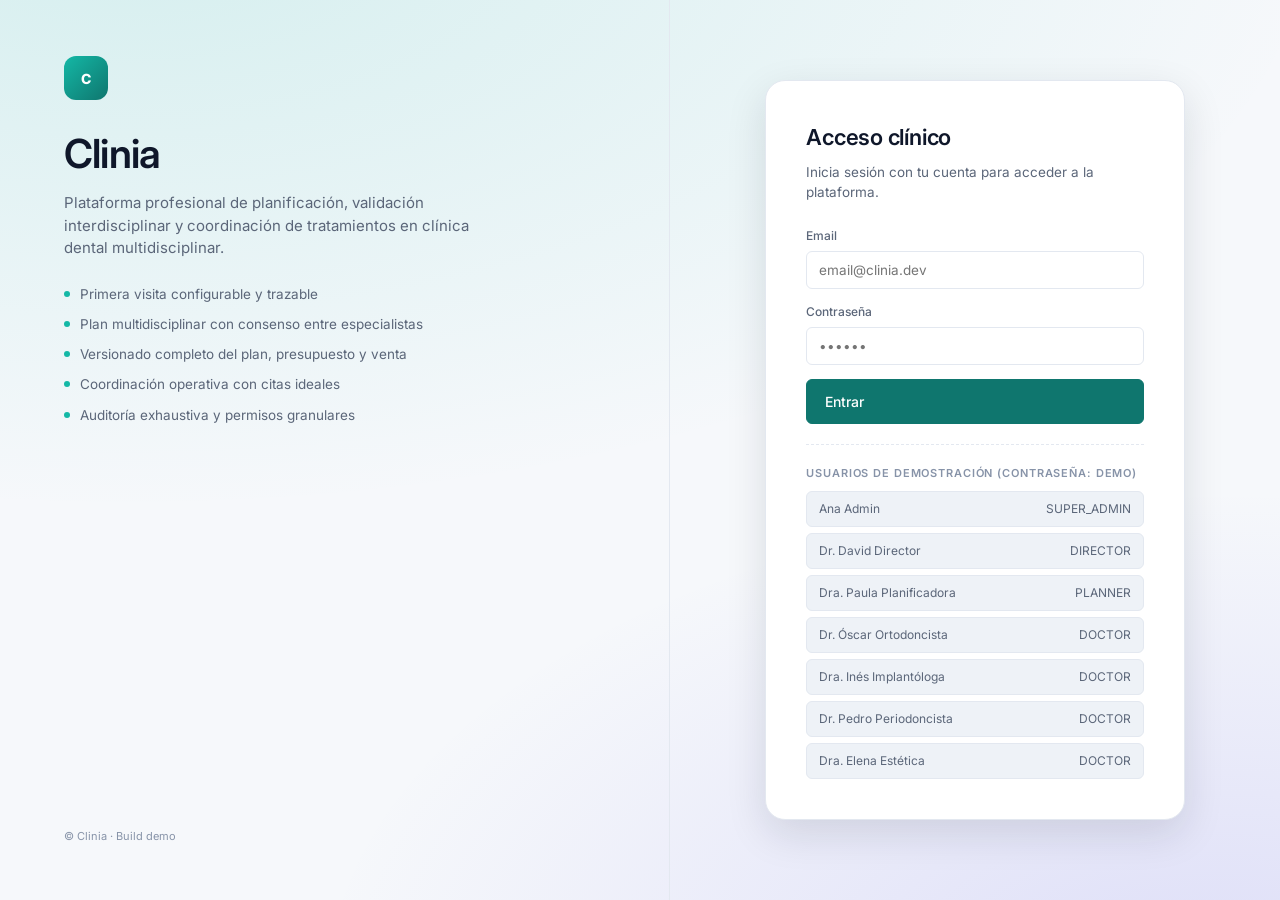
<file: index.html>
<!doctype html>
<html lang="es">
  <head>
    <meta charset="UTF-8" />
    <meta name="viewport" content="width=device-width, initial-scale=1.0" />
    <title>Clinia · Plataforma clínica multidisciplinar</title>
    <link rel="preconnect" href="https://fonts.googleapis.com" />
    <link rel="preconnect" href="https://fonts.gstatic.com" crossorigin />
    <link
      href="https://fonts.googleapis.com/css2?family=Inter:wght@400;500;600;700&display=swap"
      rel="stylesheet"
    />
    <link rel="stylesheet" href="css/design-system.css" />
    <link rel="stylesheet" href="css/views.css" />
  </head>
  <body data-theme="light">
    <div id="app"></div>

    <!-- Core layer -->
    <script src="js/core/db.js"></script>
    <script src="js/core/permissions.js"></script>
    <script src="js/core/auth.js"></script>
    <script src="js/core/audit.js"></script>
    <script src="js/core/ui.js"></script>
    <script src="js/core/router.js"></script>
    <script src="js/core/seed.js"></script>
    <script src="js/core/roleConfig.js"></script>

    <!-- Modules -->
    <script src="js/modules/aiAssistant.js"></script>
    <script src="js/modules/dashboard.js"></script>
    <script src="js/modules/files.js"></script>
    <script src="js/modules/chat.js"></script>
    <script src="js/modules/appointments.js"></script>
    <script src="js/modules/commercial.js"></script>
    <script src="js/modules/budget.js"></script>
    <script src="js/modules/treatmentPlan.js"></script>
    <script src="js/modules/firstVisit.js"></script>
    <script src="js/modules/patients.js"></script>
    <script src="js/modules/catalog.js"></script>
    <script src="js/modules/users.js"></script>
    <script src="js/modules/auditView.js"></script>
    <script src="js/modules/settings.js"></script>

    <!-- Bootstrap -->
    <script src="js/main.js"></script>
  </body>
</html>
</file>
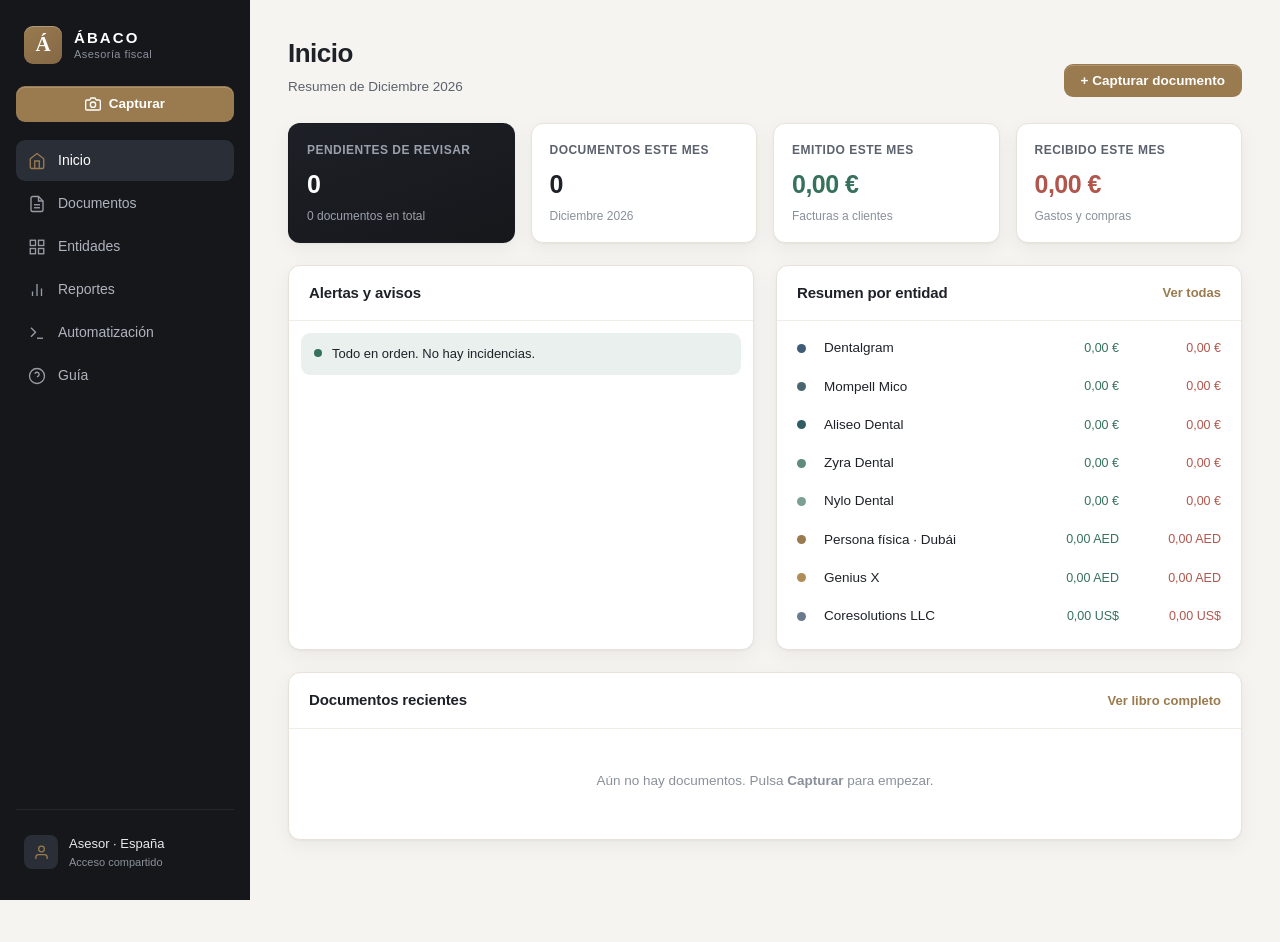
<file: asesor/index.html>
<!DOCTYPE html>
<html lang="es">
<head>
    <meta charset="UTF-8">
    <meta name="viewport" content="width=device-width, initial-scale=1.0, viewport-fit=cover">
    <meta name="theme-color" content="#15171b">
    <title>ÁBACO · Panel de asesoría fiscal</title>
    <link rel="stylesheet" href="css/styles.css">
    <link rel="manifest" href="manifest.webmanifest">
</head>
<body>
    <div id="navScrim" class="nav-scrim"></div>

    <!-- ===================== Barra lateral ===================== -->
    <nav id="sidebar">
        <div class="brand">
            <div class="brand-mark">Á</div>
            <div class="brand-text">
                <span class="brand-name">ÁBACO</span>
                <span class="brand-tag">Asesoría fiscal</span>
            </div>
        </div>

        <button class="btn btn-primary btn-capture" data-capture>
            <svg viewBox="0 0 24 24" fill="none" stroke="currentColor" stroke-width="2"><path d="M23 19a2 2 0 0 1-2 2H3a2 2 0 0 1-2-2V8a2 2 0 0 1 2-2h4l2-3h6l2 3h4a2 2 0 0 1 2 2z"/><circle cx="12" cy="13" r="4"/></svg>
            Capturar
        </button>

        <ul class="nav-links">
            <li><a href="#inicio" class="nav-link active" data-view="inicio"><svg viewBox="0 0 24 24" fill="none" stroke="currentColor" stroke-width="1.8"><path d="M3 9l9-7 9 7v11a2 2 0 0 1-2 2H5a2 2 0 0 1-2-2z"/><polyline points="9 22 9 12 15 12 15 22"/></svg><span>Inicio</span></a></li>
            <li><a href="#documentos" class="nav-link" data-view="documentos"><svg viewBox="0 0 24 24" fill="none" stroke="currentColor" stroke-width="1.8"><path d="M14 2H6a2 2 0 0 0-2 2v16a2 2 0 0 0 2 2h12a2 2 0 0 0 2-2V8z"/><polyline points="14 2 14 8 20 8"/><line x1="8" y1="13" x2="16" y2="13"/><line x1="8" y1="17" x2="16" y2="17"/></svg><span>Documentos</span></a></li>
            <li><a href="#entidades" class="nav-link" data-view="entidades"><svg viewBox="0 0 24 24" fill="none" stroke="currentColor" stroke-width="1.8"><rect x="3" y="3" width="7" height="7"/><rect x="14" y="3" width="7" height="7"/><rect x="14" y="14" width="7" height="7"/><rect x="3" y="14" width="7" height="7"/></svg><span>Entidades</span></a></li>
            <li><a href="#reportes" class="nav-link" data-view="reportes"><svg viewBox="0 0 24 24" fill="none" stroke="currentColor" stroke-width="1.8"><line x1="18" y1="20" x2="18" y2="10"/><line x1="12" y1="20" x2="12" y2="4"/><line x1="6" y1="20" x2="6" y2="14"/></svg><span>Reportes</span></a></li>
            <li><a href="#integraciones" class="nav-link" data-view="integraciones"><svg viewBox="0 0 24 24" fill="none" stroke="currentColor" stroke-width="1.8"><path d="M4 17l6-6-6-6"/><line x1="12" y1="19" x2="20" y2="19"/></svg><span>Automatización</span></a></li>
            <li><a href="#ayuda" class="nav-link" data-view="ayuda"><svg viewBox="0 0 24 24" fill="none" stroke="currentColor" stroke-width="1.8"><circle cx="12" cy="12" r="10"/><path d="M9.09 9a3 3 0 0 1 5.83 1c0 2-3 3-3 3"/><line x1="12" y1="17" x2="12.01" y2="17"/></svg><span>Guía</span></a></li>
        </ul>

        <div class="sidebar-foot">
            <div class="advisor-card">
                <div class="advisor-ic"><svg viewBox="0 0 24 24" fill="none" stroke="currentColor" stroke-width="1.8"><path d="M20 21v-2a4 4 0 0 0-4-4H8a4 4 0 0 0-4 4v2"/><circle cx="12" cy="7" r="4"/></svg></div>
                <div><div class="advisor-name">Asesor · España</div><div class="advisor-sub">Acceso compartido</div></div>
            </div>
        </div>
    </nav>

    <!-- ===================== Barra superior (móvil) ===================== -->
    <header class="topbar">
        <button id="btnBurger" class="icon-btn" aria-label="Menú"><svg viewBox="0 0 24 24" fill="none" stroke="currentColor" stroke-width="2"><line x1="3" y1="6" x2="21" y2="6"/><line x1="3" y1="12" x2="21" y2="12"/><line x1="3" y1="18" x2="21" y2="18"/></svg></button>
        <span class="topbar-brand">ÁBACO</span>
        <button class="icon-btn icon-btn-accent" data-capture aria-label="Capturar"><svg viewBox="0 0 24 24" fill="none" stroke="currentColor" stroke-width="2"><path d="M23 19a2 2 0 0 1-2 2H3a2 2 0 0 1-2-2V8a2 2 0 0 1 2-2h4l2-3h6l2 3h4a2 2 0 0 1 2 2z"/><circle cx="12" cy="13" r="4"/></svg></button>
    </header>

    <!-- ===================== Contenido ===================== -->
    <main id="main">

        <!-- -------- Inicio -------- -->
        <section id="view-inicio" class="view active">
            <div class="view-head">
                <div><h1>Inicio</h1><p class="muted">Resumen de <span id="dashPeriod"></span></p></div>
                <button class="btn btn-primary" data-capture>+ Capturar documento</button>
            </div>
            <div class="kpi-row" id="dashKpis"></div>
            <div class="dash-grid">
                <div class="panel">
                    <div class="panel-head"><h2>Alertas y avisos</h2></div>
                    <div id="dashAlerts" class="alerts"></div>
                </div>
                <div class="panel">
                    <div class="panel-head"><h2>Resumen por entidad</h2><a class="link" href="#entidades">Ver todas</a></div>
                    <div id="dashEntities" class="mini-ents"></div>
                </div>
            </div>
            <div class="panel">
                <div class="panel-head"><h2>Documentos recientes</h2><a class="link" href="#documentos">Ver libro completo</a></div>
                <div id="dashRecent" class="recent-list"></div>
            </div>
        </section>

        <!-- -------- Documentos -------- -->
        <section id="view-documentos" class="view">
            <div class="view-head">
                <div><h1>Libro de documentos</h1><p class="muted"><span id="docsCount">0 documentos</span> · facturas emitidas, recibidas, recibos y tickets</p></div>
                <button class="btn btn-primary" data-capture>+ Capturar</button>
            </div>
            <div class="toolbar">
                <input type="search" id="fltSearch" class="inp" placeholder="Buscar nº, proveedor, NIF…">
                <select id="fltEntity" class="inp"></select>
                <select id="fltDirection" class="inp"></select>
                <select id="fltDocType" class="inp"></select>
                <select id="fltStatus" class="inp"></select>
                <select id="fltPeriod" class="inp"></select>
            </div>
            <div id="docsCorrelativeBanner"></div>
            <div class="table-wrap panel">
                <table class="data-table">
                    <thead><tr>
                        <th>Fecha</th><th>Entidad</th><th>Dirección</th><th>Tipo</th><th>Número</th><th>Contraparte</th><th class="num">Total</th><th>Estado</th><th></th>
                    </tr></thead>
                    <tbody id="docsTableBody"></tbody>
                </table>
                <div id="docsEmpty" class="empty-soft">No hay documentos con estos filtros.</div>
            </div>
        </section>

        <!-- -------- Entidades -------- -->
        <section id="view-entidades" class="view">
            <div class="view-head">
                <div><h1>Estructura de entidades</h1><p class="muted">Sociedades, personas y medios de pago. Pulsa una tarjeta para editar sus datos fiscales.</p></div>
            </div>
            <div id="entitiesHost" class="entities-host"></div>
        </section>

        <!-- -------- Reportes -------- -->
        <section id="view-reportes" class="view">
            <div class="view-head">
                <div><h1>Reportes</h1><p class="muted">Resúmenes listos para tu asesor. Exporta en CSV o como paquete completo.</p></div>
            </div>
            <div class="toolbar">
                <select id="repEntity" class="inp"></select>
                <select id="repDirection" class="inp"></select>
                <select id="repYear" class="inp"></select>
                <div class="toolbar-spacer"></div>
                <button id="btnExportCSV" class="btn btn-ghost">Exportar CSV</button>
                <button id="btnExportPackage" class="btn btn-primary">Paquete para asesor (ZIP)</button>
            </div>
            <div class="kpi-row kpi-row-6" id="repKpis"></div>
            <div class="dash-grid">
                <div class="panel">
                    <div class="panel-head"><h2>Por entidad</h2></div>
                    <div class="table-wrap"><table class="data-table"><thead><tr><th>Entidad</th><th class="num">Docs</th><th class="num">Emitido</th><th class="num">Recibido</th><th class="num">Neto</th></tr></thead><tbody id="repByEntity"></tbody></table></div>
                </div>
                <div class="panel">
                    <div class="panel-head"><h2>Gasto por categoría</h2></div>
                    <div id="repByCategory" class="bars"></div>
                </div>
            </div>
            <div class="panel">
                <div class="panel-head"><h2>Evolución por mes</h2><button id="btnExportBackup" class="link-btn">Descargar copia de seguridad</button></div>
                <div class="table-wrap"><table class="data-table"><thead><tr><th>Mes</th><th class="num">Emitido</th><th class="num">Recibido</th><th class="num">Neto</th></tr></thead><tbody id="repByMonth"></tbody></table></div>
            </div>
        </section>

        <!-- -------- Automatización / Integraciones -------- -->
        <section id="view-integraciones" class="view">
            <div class="view-head">
                <div><h1>Automatización</h1><p class="muted">Conecta Holded, importa Revolut y activa la sincronización en tiempo real con tu asesor.</p></div>
            </div>

            <div class="int-grid">
                <div class="panel int-card">
                    <div class="int-head"><h2>Holded · facturas emitidas</h2><span id="stHolded" class="int-status">Sin configurar</span></div>
                    <p class="muted">Tus facturas emitidas desde Holded pueden archivarse aquí <b>automáticamente</b>, ordenadas por su código correlativo. Guarda la clave API y asóciala a una entidad. La sincronización efectiva requiere el pequeño conector descrito en la <a class="link" href="#ayuda">Guía</a>.</p>
                    <label class="field"><span>Clave API de Holded</span><input type="password" id="cfgHoldedKey" class="inp" placeholder="Holded API Key"></label>
                    <label class="field"><span>Entidad asociada</span><select id="cfgHoldedEntity" class="inp"></select></label>
                    <button id="btnSaveHolded" class="btn btn-primary">Guardar configuración</button>
                </div>

                <div class="panel int-card">
                    <div class="int-head"><h2>Revolut · tarjeta de Alejandra</h2><span id="stRevolut" class="int-status">Sin importaciones</span></div>
                    <p class="muted">Exporta el extracto de movimientos de Revolut en CSV y súbelo aquí: cada gasto se archiva como documento bajo la tarjeta de Alejandra, clasificado por fecha. Luego puedes adjuntar el recibo de cada uno.</p>
                    <label class="field"><span>Entidad por defecto para estos gastos</span><select id="cfgRevolutEntity" class="inp"></select></label>
                    <input type="file" id="revolutFileInput" accept=".csv,text/csv" hidden>
                    <button id="btnImportRevolut" class="btn btn-primary">Importar CSV de Revolut</button>
                </div>

                <div class="panel int-card">
                    <div class="int-head"><h2>Tiempo real con el asesor</h2><span id="stSupa" class="int-status">Sin configurar</span></div>
                    <p class="muted">Para que tu asesor lo vea <b>en directo</b> desde España, conecta una base en la nube (Supabase). Pega la URL y la clave pública del proyecto. Sin esto, el panel guarda los datos solo en este dispositivo y compartes mediante exportación.</p>
                    <label class="field"><span>Supabase URL</span><input type="text" id="cfgSupaUrl" class="inp" placeholder="https://xxxx.supabase.co"></label>
                    <label class="field"><span>Supabase anon key</span><input type="password" id="cfgSupaKey" class="inp" placeholder="clave pública (anon)"></label>
                    <button id="btnSaveSupabase" class="btn btn-primary">Guardar credenciales</button>
                </div>

                <div class="panel int-card">
                    <div class="int-head"><h2>Perfil de acceso</h2></div>
                    <p class="muted">Indica si usas este panel como titular o como asesor. Afecta a cómo se firman las notas en cada documento.</p>
                    <label class="field"><span>Perfil</span><select id="cfgRole" class="inp"><option value="titular">Titular</option><option value="asesor">Asesor</option></select></label>
                </div>
            </div>
        </section>

        <!-- -------- Guía -------- -->
        <section id="view-ayuda" class="view">
            <div class="view-head"><div><h1>Guía · qué necesito de ti</h1><p class="muted">Para dejar los flujos lo más automáticos posible.</p></div></div>

            <div class="panel guide">
                <h2>1 · Facturas que tú emites (Holded) — automático</h2>
                <p>El objetivo es que <b>no tengas que subirlas a mano</b>. Para conectarlo necesito de ti:</p>
                <ul>
                    <li><b>Clave API de Holded</b> (en Holded: <i>Ajustes → Desarrolladores → API key</i>).</li>
                    <li><b>Qué entidad</b> de las tuyas corresponde a cada cuenta de Holded.</li>
                    <li>Confirmar la <b>serie y formato de numeración</b> que usas (ej. <span class="mono">2025/001</span>) para mantenerlas correlativas.</li>
                </ul>
                <p class="note">Por seguridad, la clave de Holded no puede vivir en una web pública. Se conecta con un pequeño servicio (un webhook/conector) que: al emitir una factura en Holded, la descarga, la archiva aquí con su número y guarda el PDF. Te lo dejo preparado; solo necesito la clave y el visto bueno.</p>
            </div>

            <div class="panel guide">
                <h2>2 · Facturas y recibos que recibes — captura</h2>
                <p>Estas las añades tú porque te llegan por mil canales. El flujo está al máximo de cómodo:</p>
                <ul>
                    <li><b>Foto</b> desde el móvil: pulsa <b>Capturar → Hacer foto</b>. Lo único que te pregunta es <b>dónde archivarla</b> (entidad). La fecha (día/mes/año) se detecta y clasifica sola.</li>
                    <li><b>Arrastrar y soltar</b> o subir un archivo (imagen o PDF) desde el ordenador o el móvil.</li>
                    <li>Si es una <b>factura correcta</b>, los datos se desglosan fácilmente. Si es un <b>recibo, ticket o proforma</b> (restaurantes, compras de calle…), rellenas lo justo y queda igualmente archivado y descargable.</li>
                </ul>
            </div>

            <div class="panel guide">
                <h2>3 · Tiempo real con tu asesor</h2>
                <p>Para que tu asesor en España lo vea actualizado al instante, elige una opción:</p>
                <ul>
                    <li><b>Recomendado:</b> creas un proyecto gratuito en <b>Supabase</b> y me pasas la <i>URL</i> y la <i>anon key</i> (pestaña Automatización). Activo la sincronización y tu asesor entra con su propio acceso.</li>
                    <li><b>Alternativa sin nube:</b> usas el botón <b>Paquete para asesor (ZIP)</b> en Reportes y le envías todo (CSV + archivos ordenados por entidad y mes) cuando quieras.</li>
                </ul>
            </div>

            <div class="panel guide">
                <h2>4 · Resumen de lo que necesito de ti</h2>
                <ol>
                    <li>Clave API de Holded + correspondencia cuenta↔entidad.</li>
                    <li>Datos fiscales de cada entidad (NIF/CIF/VAT) — los rellenas en <a class="link" href="#entidades">Entidades</a>.</li>
                    <li>Si quieres tiempo real: credenciales de Supabase + email del asesor.</li>
                    <li>Extracto CSV de Revolut cuando quieras volcar los gastos de la tarjeta.</li>
                </ol>
                <p class="note">Con eso dejo Holded y la sincronización funcionando solos. El resto ya está operativo en este panel.</p>
            </div>
        </section>
    </main>

    <!-- ===================== Modal: Capturar ===================== -->
    <div id="modalCapture" class="modal-overlay">
        <div class="modal modal-lg">
            <div class="modal-head"><h3 id="capModalTitle">Capturar documento</h3><button class="icon-btn" data-close="modalCapture"><svg viewBox="0 0 24 24" fill="none" stroke="currentColor" stroke-width="2"><line x1="18" y1="6" x2="6" y2="18"/><line x1="6" y1="6" x2="18" y2="18"/></svg></button></div>
            <div class="modal-body cap-body">
                <!-- Columna archivo -->
                <div class="cap-left">
                    <div id="capPreview" class="cap-preview">
                        <div id="capDropHint" class="cap-drop-hint">
                            <svg viewBox="0 0 24 24" fill="none" stroke="currentColor" stroke-width="1.4"><path d="M21 15v4a2 2 0 0 1-2 2H5a2 2 0 0 1-2-2v-4"/><polyline points="17 8 12 3 7 8"/><line x1="12" y1="3" x2="12" y2="15"/></svg>
                            <p>Arrastra aquí la factura<br>o pulsa para elegir archivo</p>
                        </div>
                    </div>
                    <div class="cap-file-actions">
                        <button id="btnCapPhoto" class="btn btn-dark"><svg viewBox="0 0 24 24" fill="none" stroke="currentColor" stroke-width="1.8"><path d="M23 19a2 2 0 0 1-2 2H3a2 2 0 0 1-2-2V8a2 2 0 0 1 2-2h4l2-3h6l2 3h4a2 2 0 0 1 2 2z"/><circle cx="12" cy="13" r="4"/></svg> Hacer foto</button>
                        <button id="btnCapUpload" class="btn btn-ghost">Subir archivo</button>
                        <button id="btnCapOcr" class="btn btn-ghost" style="display:none">Leer datos (OCR)</button>
                    </div>
                    <input type="file" id="capCameraInput" accept="image/*" capture="environment" hidden>
                    <input type="file" id="capFileInput" accept="image/*,application/pdf" hidden>
                </div>

                <!-- Columna datos -->
                <div class="cap-right">
                    <label class="field field-primary"><span>¿Dónde quieres archivarla? <b class="req">·</b></span><select id="capEntity" class="inp inp-lg"></select></label>
                    <div class="grid-2">
                        <label class="field"><span>Dirección</span><select id="capDirection" class="inp"></select></label>
                        <label class="field"><span>Tipo de documento</span><select id="capDocType" class="inp"></select></label>
                    </div>
                    <div class="grid-2">
                        <label class="field"><span>Fecha</span><input type="date" id="capDate" class="inp"></label>
                        <label class="field"><span>Número <button id="btnSuggestNumber" type="button" class="link-btn" style="display:none">sugerir correlativo</button></span><input type="text" id="capNumber" class="inp mono" placeholder="2025/001"></label>
                    </div>
                    <div class="grid-2">
                        <label class="field"><span>Total</span><input type="number" step="0.01" id="capTotal" class="inp" placeholder="0,00"></label>
                        <label class="field"><span>Moneda</span><select id="capCurrency" class="inp"></select></label>
                    </div>

                    <button id="btnToggleDesglose" type="button" class="toggle-desglose">Mostrar desglose detallado</button>

                    <div id="capAdvanced" class="cap-advanced">
                        <div class="grid-2">
                            <label class="field"><span>Contraparte (proveedor/cliente)</span><input type="text" id="capCounterparty" class="inp"></label>
                            <label class="field"><span>NIF / CIF / VAT</span><input type="text" id="capTaxId" class="inp"></label>
                        </div>
                        <div class="grid-3">
                            <label class="field"><span>Categoría</span><select id="capCategory" class="inp"></select></label>
                            <label class="field"><span>Medio de pago</span><select id="capPayment" class="inp"></select></label>
                            <label class="field"><span>Tarjeta</span><select id="capCard" class="inp"></select></label>
                        </div>
                        <div class="grid-3">
                            <label class="field"><span>Base imponible</span><input type="number" step="0.01" id="capBase" class="inp"></label>
                            <label class="field"><span>Tipo IVA %</span><input type="number" step="0.01" id="capTaxRate" class="inp" placeholder="21"></label>
                            <label class="field"><span>Cuota IVA</span><input type="number" step="0.01" id="capTax" class="inp"></label>
                        </div>

                        <div class="lines-block">
                            <div class="lines-head"><span>Líneas de detalle</span><button id="btnAddLine" type="button" class="link-btn">+ añadir línea</button></div>
                            <div id="capLines" class="lines"></div>
                        </div>

                        <label class="field"><span>Pegar texto del recibo (para autocompletar) <button id="btnCapExtract" type="button" class="link-btn">extraer datos</button></span>
                            <textarea id="capExtractText" class="inp" rows="2" placeholder="Pega aquí el texto del ticket/recibo y pulsa «extraer datos»…"></textarea></label>
                    </div>

                    <label class="field"><span>Nota</span><input type="text" id="capMemo" class="inp" placeholder="Comentario opcional para el asesor"></label>
                </div>
            </div>
            <div class="modal-foot">
                <button class="btn btn-ghost" data-close="modalCapture">Cancelar</button>
                <button id="btnCapSave" class="btn btn-primary">Archivar documento</button>
            </div>
        </div>
    </div>

    <!-- ===================== Modal: Detalle ===================== -->
    <div id="modalDetail" class="modal-overlay">
        <div class="modal modal-xl">
            <div class="modal-head"><h3>Detalle del documento</h3><button class="icon-btn" data-close="modalDetail"><svg viewBox="0 0 24 24" fill="none" stroke="currentColor" stroke-width="2"><line x1="18" y1="6" x2="6" y2="18"/><line x1="6" y1="6" x2="18" y2="18"/></svg></button></div>
            <div class="modal-body" id="detailBody"></div>
        </div>
    </div>

    <!-- ===================== Modal: Entidad ===================== -->
    <div id="modalEntity" class="modal-overlay">
        <div class="modal modal-sm">
            <div class="modal-head"><h3>Editar entidad</h3><button class="icon-btn" data-close="modalEntity"><svg viewBox="0 0 24 24" fill="none" stroke="currentColor" stroke-width="2"><line x1="18" y1="6" x2="6" y2="18"/><line x1="6" y1="6" x2="18" y2="18"/></svg></button></div>
            <div class="modal-body" id="entEditorBody"></div>
            <div class="modal-foot"><button class="btn btn-ghost" data-close="modalEntity">Cancelar</button><button id="entEditorSave" class="btn btn-primary">Guardar</button></div>
        </div>
    </div>

    <!-- Scripts -->
    <script src="js/data.js"></script>
    <script src="js/storage.js"></script>
    <script src="js/zip.js"></script>
    <script src="js/extract.js"></script>
    <script src="js/ui.js"></script>
    <script src="js/capture.js"></script>
    <script src="js/documents.js"></script>
    <script src="js/entities.js"></script>
    <script src="js/reports.js"></script>
    <script src="js/integrations.js"></script>
    <script src="js/app.js"></script>
</body>
</html>
</file>
<file: css/design-system.css>
/* ============================================================
   Clinia — Design System
   Tokens, reset, typography, layout, components
   ============================================================ */

/* ---------- Tokens ---------- */
:root {
  /* Palette — neutral + clinical teal */
  --c-bg: #f6f8fb;
  --c-bg-alt: #eef2f7;
  --c-surface: #ffffff;
  --c-surface-2: #f9fbfd;
  --c-border: #e3e8f0;
  --c-border-strong: #cfd7e3;
  --c-text: #0f172a;
  --c-text-muted: #5b6679;
  --c-text-soft: #8793a8;

  --c-brand: #0f766e;          /* teal-700 */
  --c-brand-600: #0d6862;
  --c-brand-500: #14b8a6;
  --c-brand-50: #ecfdf5;
  --c-accent: #4f46e5;         /* indigo-600 */
  --c-accent-50: #eef2ff;

  --c-danger: #dc2626;
  --c-danger-50: #fef2f2;
  --c-warn: #d97706;
  --c-warn-50: #fffbeb;
  --c-success: #059669;
  --c-success-50: #ecfdf5;
  --c-info: #2563eb;
  --c-info-50: #eff6ff;

  /* Specialty colors */
  --sp-ortho: #6366f1;
  --sp-surgery: #dc2626;
  --sp-perio: #059669;
  --sp-esthetic: #db2777;
  --sp-conservative: #0891b2;
  --sp-prostho: #7c3aed;
  --sp-endo: #ea580c;
  --sp-pedo: #f59e0b;
  --sp-occlusion: #475569;
  --sp-hygiene: #14b8a6;

  /* Typography */
  --font-sans: 'Inter', -apple-system, BlinkMacSystemFont, 'Segoe UI', Roboto,
    'Helvetica Neue', Arial, sans-serif;
  --font-mono: 'JetBrains Mono', ui-monospace, SFMono-Regular, Menlo, monospace;

  --fz-xs: 11px;
  --fz-sm: 13px;
  --fz-md: 14px;
  --fz-lg: 16px;
  --fz-xl: 20px;
  --fz-2xl: 26px;
  --fz-3xl: 32px;

  /* Radii */
  --r-sm: 6px;
  --r-md: 10px;
  --r-lg: 14px;
  --r-xl: 20px;

  /* Shadows */
  --sh-xs: 0 1px 2px rgba(15, 23, 42, 0.06);
  --sh-sm: 0 1px 3px rgba(15, 23, 42, 0.08), 0 1px 2px rgba(15, 23, 42, 0.04);
  --sh-md: 0 4px 14px rgba(15, 23, 42, 0.08);
  --sh-lg: 0 14px 40px rgba(15, 23, 42, 0.12);

  /* Spacing scale */
  --sp-1: 4px;
  --sp-2: 8px;
  --sp-3: 12px;
  --sp-4: 16px;
  --sp-5: 20px;
  --sp-6: 24px;
  --sp-8: 32px;
  --sp-10: 40px;
  --sp-12: 48px;

  /* Layout */
  --sidebar-w: 248px;
  --topbar-h: 64px;
  --container-max: 1400px;
}

/* ---------- Dark theme ---------- */
body[data-theme='dark'] {
  --c-bg: #0b1220;
  --c-bg-alt: #111a2b;
  --c-surface: #121c2e;
  --c-surface-2: #172236;
  --c-border: #22304a;
  --c-border-strong: #2f4161;
  --c-text: #eef3fb;
  --c-text-muted: #aab6cc;
  --c-text-soft: #7d8ba6;
  --c-brand-50: #0f2a2a;
  --c-accent-50: #1a1d40;
}

/* ---------- Reset ---------- */
*,
*::before,
*::after {
  box-sizing: border-box;
}
html,
body {
  margin: 0;
  padding: 0;
  height: 100%;
}
body {
  font-family: var(--font-sans);
  font-size: var(--fz-md);
  color: var(--c-text);
  background: var(--c-bg);
  line-height: 1.5;
  -webkit-font-smoothing: antialiased;
}
button {
  font: inherit;
  color: inherit;
  cursor: pointer;
}
input,
select,
textarea,
button {
  font-family: inherit;
}
a {
  color: inherit;
  text-decoration: none;
}
img {
  max-width: 100%;
  display: block;
}
h1,
h2,
h3,
h4 {
  margin: 0 0 var(--sp-2) 0;
  font-weight: 600;
  letter-spacing: -0.01em;
}
h1 {
  font-size: var(--fz-2xl);
}
h2 {
  font-size: var(--fz-xl);
}
h3 {
  font-size: var(--fz-lg);
}
p {
  margin: 0 0 var(--sp-3) 0;
}
small {
  color: var(--c-text-muted);
  font-size: var(--fz-xs);
}
code,
pre {
  font-family: var(--font-mono);
  font-size: 12.5px;
}

/* ---------- Login ---------- */
.login-shell {
  min-height: 100vh;
  display: grid;
  grid-template-columns: 1.1fr 1fr;
  background: radial-gradient(
      1200px 600px at 10% -10%,
      rgba(20, 184, 166, 0.15),
      transparent
    ),
    radial-gradient(900px 500px at 95% 110%, rgba(79, 70, 229, 0.15), transparent),
    var(--c-bg);
}
.login-hero {
  padding: 56px 64px;
  display: flex;
  flex-direction: column;
  justify-content: space-between;
  border-right: 1px solid var(--c-border);
}
.login-hero h1 {
  font-size: 40px;
  letter-spacing: -0.02em;
  margin-top: 24px;
}
.login-hero p {
  color: var(--c-text-muted);
  max-width: 440px;
  font-size: 15px;
}
.login-hero .bullets {
  list-style: none;
  padding: 0;
  margin: 24px 0 0 0;
  display: grid;
  gap: 10px;
  max-width: 480px;
}
.login-hero .bullets li {
  color: var(--c-text-muted);
  display: flex;
  gap: 10px;
  align-items: flex-start;
  font-size: 13.5px;
}
.login-hero .bullets li::before {
  content: '';
  display: inline-block;
  width: 6px;
  height: 6px;
  border-radius: 50%;
  background: var(--c-brand-500);
  margin-top: 7px;
  flex-shrink: 0;
}
.login-panel {
  display: flex;
  align-items: center;
  justify-content: center;
  padding: 48px;
}
.login-card {
  background: var(--c-surface);
  border: 1px solid var(--c-border);
  border-radius: var(--r-xl);
  padding: 40px;
  max-width: 420px;
  width: 100%;
  box-shadow: var(--sh-lg);
}
.login-card h2 {
  font-size: 22px;
}
.login-card .sub {
  color: var(--c-text-muted);
  margin-bottom: 24px;
  font-size: 13.5px;
}
.login-card .demo-users {
  margin-top: 20px;
  padding-top: 20px;
  border-top: 1px dashed var(--c-border);
}
.login-card .demo-users h4 {
  font-size: 11px;
  text-transform: uppercase;
  letter-spacing: 0.08em;
  color: var(--c-text-soft);
  margin-bottom: 10px;
}
.login-card .demo-user-list {
  display: grid;
  gap: 6px;
}
.login-card .demo-user-list button {
  display: flex;
  justify-content: space-between;
  gap: 8px;
  background: var(--c-bg-alt);
  border: 1px solid var(--c-border);
  padding: 8px 12px;
  border-radius: var(--r-sm);
  font-size: 12px;
  color: var(--c-text-muted);
  transition: all 0.15s;
}
.login-card .demo-user-list button:hover {
  border-color: var(--c-brand);
  color: var(--c-text);
}

/* ---------- App shell ---------- */
.app-shell {
  display: grid;
  grid-template-columns: var(--sidebar-w) 1fr;
  grid-template-rows: var(--topbar-h) 1fr;
  grid-template-areas:
    'sidebar topbar'
    'sidebar main';
  min-height: 100vh;
}
.sidebar {
  grid-area: sidebar;
  background: var(--c-surface);
  border-right: 1px solid var(--c-border);
  display: flex;
  flex-direction: column;
  position: sticky;
  top: 0;
  height: 100vh;
  overflow-y: auto;
}
.sidebar .brand {
  display: flex;
  align-items: center;
  gap: 10px;
  padding: 20px 20px 16px 20px;
  border-bottom: 1px solid var(--c-border);
}
.sidebar .brand-logo {
  width: 34px;
  height: 34px;
  border-radius: 10px;
  background: linear-gradient(135deg, var(--c-brand-500), var(--c-brand));
  display: grid;
  place-items: center;
  color: white;
  font-weight: 700;
  letter-spacing: -0.02em;
}
.sidebar .brand-name {
  font-weight: 700;
  letter-spacing: -0.01em;
  font-size: 17px;
}
.sidebar .brand-name span {
  color: var(--c-brand);
}
.sidebar .nav {
  padding: 14px 10px;
  display: flex;
  flex-direction: column;
  gap: 2px;
  flex: 1;
}
.sidebar .nav .group-label {
  font-size: 10.5px;
  text-transform: uppercase;
  letter-spacing: 0.08em;
  color: var(--c-text-soft);
  padding: 14px 12px 6px 12px;
}
.sidebar .nav a {
  display: flex;
  align-items: center;
  gap: 10px;
  padding: 9px 12px;
  border-radius: var(--r-sm);
  color: var(--c-text-muted);
  font-size: 13.5px;
  font-weight: 500;
  transition: background 0.12s, color 0.12s;
}
.sidebar .nav a:hover {
  background: var(--c-bg-alt);
  color: var(--c-text);
}
.sidebar .nav a.active {
  background: var(--c-brand-50);
  color: var(--c-brand);
}
.sidebar .nav a .icon {
  width: 18px;
  height: 18px;
  flex-shrink: 0;
}
.sidebar .sidebar-footer {
  padding: 12px 16px 18px;
  border-top: 1px solid var(--c-border);
  color: var(--c-text-soft);
  font-size: 11px;
}

/* topbar */
.topbar {
  grid-area: topbar;
  background: var(--c-surface);
  border-bottom: 1px solid var(--c-border);
  display: flex;
  align-items: center;
  justify-content: space-between;
  padding: 0 24px;
  position: sticky;
  top: 0;
  z-index: 20;
}
.topbar .breadcrumbs {
  display: flex;
  align-items: center;
  gap: 8px;
  color: var(--c-text-muted);
  font-size: 13px;
}
.topbar .breadcrumbs .sep {
  color: var(--c-text-soft);
}
.topbar .right {
  display: flex;
  align-items: center;
  gap: 12px;
}
.topbar .search {
  position: relative;
}
.topbar .search input {
  width: 280px;
  padding: 8px 12px 8px 34px;
  border-radius: var(--r-sm);
  border: 1px solid var(--c-border);
  background: var(--c-bg);
  font-size: 13px;
  outline: none;
}
.topbar .search input:focus {
  border-color: var(--c-brand);
  box-shadow: 0 0 0 3px rgba(20, 184, 166, 0.12);
}
.topbar .search .icon {
  position: absolute;
  left: 11px;
  top: 50%;
  transform: translateY(-50%);
  color: var(--c-text-soft);
  pointer-events: none;
}
.topbar .user-chip {
  display: flex;
  align-items: center;
  gap: 10px;
  padding: 6px 10px 6px 6px;
  border: 1px solid var(--c-border);
  border-radius: 30px;
  background: var(--c-bg);
  font-size: 12.5px;
}
.topbar .user-chip .avatar {
  width: 28px;
  height: 28px;
  border-radius: 50%;
  background: linear-gradient(135deg, var(--c-brand), var(--c-accent));
  color: white;
  display: grid;
  place-items: center;
  font-weight: 600;
  font-size: 11px;
}
.topbar .icon-btn {
  width: 34px;
  height: 34px;
  border-radius: 10px;
  background: var(--c-bg);
  border: 1px solid var(--c-border);
  display: grid;
  place-items: center;
  color: var(--c-text-muted);
  transition: 0.15s;
}
.topbar .icon-btn:hover {
  background: var(--c-bg-alt);
  color: var(--c-text);
}
.topbar .icon-btn .dot {
  position: absolute;
  width: 8px;
  height: 8px;
  background: var(--c-danger);
  border-radius: 50%;
  top: 6px;
  right: 6px;
  border: 2px solid var(--c-surface);
}

/* main */
.main {
  grid-area: main;
  padding: 28px 32px 48px 32px;
  overflow-x: hidden;
  max-width: 100%;
}
.page-header {
  display: flex;
  align-items: flex-start;
  justify-content: space-between;
  margin-bottom: 24px;
  gap: 16px;
}
.page-header h1 {
  font-size: var(--fz-2xl);
  margin: 0;
}
.page-header .subtitle {
  color: var(--c-text-muted);
  margin-top: 2px;
  font-size: 13.5px;
}
.page-header .actions {
  display: flex;
  gap: 8px;
}

/* ---------- Components ---------- */
.btn {
  display: inline-flex;
  align-items: center;
  gap: 6px;
  padding: 9px 14px;
  border-radius: var(--r-sm);
  border: 1px solid var(--c-border);
  background: var(--c-surface);
  color: var(--c-text);
  font-size: 13px;
  font-weight: 500;
  transition: all 0.15s;
}
.btn:hover {
  background: var(--c-bg-alt);
  border-color: var(--c-border-strong);
}
.btn-primary {
  background: var(--c-brand);
  color: white;
  border-color: var(--c-brand);
}
.btn-primary:hover {
  background: var(--c-brand-600);
  border-color: var(--c-brand-600);
}
.btn-accent {
  background: var(--c-accent);
  color: white;
  border-color: var(--c-accent);
}
.btn-ghost {
  background: transparent;
  border-color: transparent;
  color: var(--c-text-muted);
}
.btn-ghost:hover {
  background: var(--c-bg-alt);
  color: var(--c-text);
}
.btn-danger {
  background: var(--c-surface);
  color: var(--c-danger);
  border-color: var(--c-border);
}
.btn-danger:hover {
  background: var(--c-danger-50);
  border-color: var(--c-danger);
}
.btn-sm {
  padding: 6px 10px;
  font-size: 12px;
}
.btn-lg {
  padding: 11px 18px;
  font-size: 14px;
}
.btn[disabled] {
  opacity: 0.55;
  cursor: not-allowed;
}

.badge {
  display: inline-flex;
  align-items: center;
  gap: 4px;
  padding: 3px 8px;
  border-radius: 999px;
  font-size: 11px;
  font-weight: 600;
  background: var(--c-bg-alt);
  color: var(--c-text-muted);
  border: 1px solid var(--c-border);
}
.badge.brand {
  background: var(--c-brand-50);
  color: var(--c-brand);
  border-color: transparent;
}
.badge.danger {
  background: var(--c-danger-50);
  color: var(--c-danger);
  border-color: transparent;
}
.badge.warn {
  background: var(--c-warn-50);
  color: var(--c-warn);
  border-color: transparent;
}
.badge.success {
  background: var(--c-success-50);
  color: var(--c-success);
  border-color: transparent;
}
.badge.info {
  background: var(--c-info-50);
  color: var(--c-info);
  border-color: transparent;
}
.badge.accent {
  background: var(--c-accent-50);
  color: var(--c-accent);
  border-color: transparent;
}
.badge.dot::before {
  content: '';
  width: 6px;
  height: 6px;
  border-radius: 50%;
  background: currentColor;
  display: inline-block;
}

/* card */
.card {
  background: var(--c-surface);
  border: 1px solid var(--c-border);
  border-radius: var(--r-lg);
  padding: 20px;
  box-shadow: var(--sh-xs);
}
.card + .card {
  margin-top: 16px;
}
.card-header {
  display: flex;
  align-items: center;
  justify-content: space-between;
  margin-bottom: 14px;
}
.card-header h3 {
  margin: 0;
  font-size: 15px;
}
.card-title {
  font-size: 15px;
  font-weight: 600;
}

/* grid helpers */
.grid {
  display: grid;
  gap: 16px;
}
.grid-2 {
  grid-template-columns: repeat(2, minmax(0, 1fr));
}
.grid-3 {
  grid-template-columns: repeat(3, minmax(0, 1fr));
}
.grid-4 {
  grid-template-columns: repeat(4, minmax(0, 1fr));
}
@media (max-width: 1100px) {
  .grid-4 {
    grid-template-columns: repeat(2, minmax(0, 1fr));
  }
  .grid-3 {
    grid-template-columns: repeat(2, minmax(0, 1fr));
  }
}
@media (max-width: 720px) {
  .grid-2,
  .grid-3,
  .grid-4 {
    grid-template-columns: 1fr;
  }
}

/* KPI card */
.kpi {
  background: var(--c-surface);
  border: 1px solid var(--c-border);
  border-radius: var(--r-lg);
  padding: 18px 20px;
  box-shadow: var(--sh-xs);
}
.kpi .label {
  font-size: 12px;
  color: var(--c-text-muted);
  text-transform: uppercase;
  letter-spacing: 0.05em;
}
.kpi .value {
  font-size: 28px;
  font-weight: 700;
  letter-spacing: -0.02em;
  margin-top: 4px;
}
.kpi .delta {
  font-size: 12px;
  color: var(--c-success);
}
.kpi .delta.down {
  color: var(--c-danger);
}
.kpi .sub {
  color: var(--c-text-soft);
  font-size: 11px;
  margin-top: 2px;
}

/* tables */
.table {
  width: 100%;
  border-collapse: collapse;
  font-size: 13px;
}
.table th,
.table td {
  text-align: left;
  padding: 12px 14px;
  border-bottom: 1px solid var(--c-border);
}
.table th {
  font-size: 11px;
  text-transform: uppercase;
  letter-spacing: 0.05em;
  color: var(--c-text-soft);
  font-weight: 600;
  background: var(--c-surface-2);
}
.table tr:hover td {
  background: var(--c-bg-alt);
}
.table .row-link {
  cursor: pointer;
}

/* form controls */
.form-field {
  display: flex;
  flex-direction: column;
  gap: 6px;
  margin-bottom: 14px;
}
.form-field label {
  font-size: 12px;
  font-weight: 500;
  color: var(--c-text-muted);
}
.form-field input[type='text'],
.form-field input[type='email'],
.form-field input[type='password'],
.form-field input[type='number'],
.form-field input[type='date'],
.form-field input[type='tel'],
.form-field select,
.form-field textarea {
  width: 100%;
  padding: 10px 12px;
  border: 1px solid var(--c-border);
  border-radius: var(--r-sm);
  background: var(--c-surface);
  color: var(--c-text);
  font-size: 13.5px;
  outline: none;
  transition: border 0.15s, box-shadow 0.15s;
}
.form-field textarea {
  min-height: 92px;
  resize: vertical;
  font-family: inherit;
}
.form-field input:focus,
.form-field select:focus,
.form-field textarea:focus {
  border-color: var(--c-brand);
  box-shadow: 0 0 0 3px rgba(20, 184, 166, 0.12);
}
.form-field .hint {
  font-size: 11px;
  color: var(--c-text-soft);
}
.form-row {
  display: grid;
  gap: 14px;
  grid-template-columns: repeat(2, 1fr);
}
.form-row-3 {
  grid-template-columns: repeat(3, 1fr);
}
@media (max-width: 720px) {
  .form-row,
  .form-row-3 {
    grid-template-columns: 1fr;
  }
}

/* modal */
.modal-backdrop {
  position: fixed;
  inset: 0;
  background: rgba(15, 23, 42, 0.35);
  backdrop-filter: blur(3px);
  display: grid;
  place-items: center;
  z-index: 100;
  padding: 24px;
}
.modal {
  background: var(--c-surface);
  border-radius: var(--r-lg);
  box-shadow: var(--sh-lg);
  width: min(720px, 100%);
  max-height: 90vh;
  overflow: hidden;
  display: flex;
  flex-direction: column;
}
.modal.lg {
  width: min(960px, 100%);
}
.modal .modal-header {
  padding: 18px 22px;
  border-bottom: 1px solid var(--c-border);
  display: flex;
  justify-content: space-between;
  align-items: center;
}
.modal .modal-header h3 {
  margin: 0;
  font-size: 16px;
}
.modal .modal-body {
  padding: 22px;
  overflow-y: auto;
}
.modal .modal-footer {
  padding: 14px 22px;
  border-top: 1px solid var(--c-border);
  display: flex;
  gap: 10px;
  justify-content: flex-end;
  background: var(--c-surface-2);
}
.modal .close-btn {
  background: transparent;
  border: none;
  color: var(--c-text-soft);
  font-size: 22px;
  line-height: 1;
}

/* toast */
.toast-container {
  position: fixed;
  bottom: 24px;
  right: 24px;
  display: flex;
  flex-direction: column;
  gap: 10px;
  z-index: 200;
}
.toast {
  background: var(--c-surface);
  border: 1px solid var(--c-border);
  border-left: 4px solid var(--c-brand);
  border-radius: var(--r-sm);
  padding: 12px 16px;
  box-shadow: var(--sh-md);
  font-size: 13px;
  min-width: 260px;
  max-width: 360px;
  animation: toastIn 0.2s ease-out;
}
.toast.error {
  border-left-color: var(--c-danger);
}
.toast.warn {
  border-left-color: var(--c-warn);
}
.toast.success {
  border-left-color: var(--c-success);
}
@keyframes toastIn {
  from {
    transform: translateY(10px);
    opacity: 0;
  }
  to {
    transform: none;
    opacity: 1;
  }
}

/* empty */
.empty {
  text-align: center;
  padding: 48px 20px;
  color: var(--c-text-muted);
}
.empty .icon {
  font-size: 28px;
  margin-bottom: 8px;
  opacity: 0.5;
}
.empty h3 {
  color: var(--c-text);
}

/* tabs */
.tabs {
  display: flex;
  gap: 2px;
  border-bottom: 1px solid var(--c-border);
  margin-bottom: 18px;
}
.tabs .tab {
  padding: 10px 16px;
  font-size: 13px;
  color: var(--c-text-muted);
  border-bottom: 2px solid transparent;
  font-weight: 500;
  background: transparent;
  border-left: none;
  border-right: none;
  border-top: none;
}
.tabs .tab:hover {
  color: var(--c-text);
}
.tabs .tab.active {
  color: var(--c-brand);
  border-bottom-color: var(--c-brand);
}

/* helpers */
.row {
  display: flex;
  align-items: center;
  gap: 10px;
}
.row-sb {
  display: flex;
  justify-content: space-between;
  align-items: center;
  gap: 10px;
}
.row-wrap {
  display: flex;
  flex-wrap: wrap;
  gap: 8px;
  align-items: center;
}
.mt-0 {
  margin-top: 0 !important;
}
.mt-1 {
  margin-top: 6px;
}
.mt-2 {
  margin-top: 12px;
}
.mt-3 {
  margin-top: 18px;
}
.mt-4 {
  margin-top: 24px;
}
.mb-0 {
  margin-bottom: 0 !important;
}
.text-muted {
  color: var(--c-text-muted);
}
.text-soft {
  color: var(--c-text-soft);
}
.text-right {
  text-align: right;
}
.text-center {
  text-align: center;
}
.nowrap {
  white-space: nowrap;
}
.hide {
  display: none !important;
}
.mono {
  font-family: var(--font-mono);
}
.truncate {
  overflow: hidden;
  text-overflow: ellipsis;
  white-space: nowrap;
}
.sep-line {
  height: 1px;
  background: var(--c-border);
  margin: 18px 0;
}

/* status pill */
.status {
  display: inline-flex;
  align-items: center;
  gap: 5px;
  padding: 3px 9px;
  border-radius: 999px;
  font-size: 11px;
  font-weight: 600;
  border: 1px solid transparent;
}
.status::before {
  content: '';
  width: 6px;
  height: 6px;
  border-radius: 50%;
  background: currentColor;
}
.status.draft {
  background: #f1f5f9;
  color: #64748b;
}
.status.pending {
  background: var(--c-warn-50);
  color: var(--c-warn);
}
.status.validating {
  background: var(--c-info-50);
  color: var(--c-info);
}
.status.validated {
  background: var(--c-success-50);
  color: var(--c-success);
}
.status.rejected {
  background: var(--c-danger-50);
  color: var(--c-danger);
}
.status.changes {
  background: #fef3c7;
  color: #92400e;
}
.status.budgeted {
  background: var(--c-accent-50);
  color: var(--c-accent);
}
.status.accepted {
  background: var(--c-success-50);
  color: var(--c-success);
}
.status.partial {
  background: #ede9fe;
  color: #6d28d9;
}
.status.in-progress {
  background: var(--c-brand-50);
  color: var(--c-brand);
}
</file>
<file: css/views.css>
/* ============================================================
   Clinia — View-specific styles
   ============================================================ */

/* ---------- Role accent (sidebar + hero) ---------- */
.sidebar { --accent: var(--c-brand); }
.sidebar .nav a.active {
  background: color-mix(in srgb, var(--accent) 12%, transparent);
  color: var(--accent);
}
.sidebar .role-tag {
  font-size: 10.5px;
  color: var(--c-text-soft);
  text-transform: uppercase;
  letter-spacing: 0.06em;
  margin-top: 1px;
}
.sidebar .brand > div:nth-child(2) {
  display: flex;
  flex-direction: column;
}
.sidebar-cta {
  padding: 10px 14px 0 14px;
}
.btn-block {
  display: block;
  width: 100%;
  justify-content: center;
}

/* ---------- Role hero (dashboard) ---------- */
.role-hero {
  --accent: var(--c-brand);
  background: linear-gradient(120deg, var(--accent), color-mix(in srgb, var(--accent) 65%, #4f46e5));
  border-radius: var(--r-lg);
  padding: 26px 30px;
  color: white;
  margin-bottom: 20px;
  box-shadow: var(--sh-md);
  position: relative;
  overflow: hidden;
}
.role-hero::after {
  content: '';
  position: absolute;
  right: -50px;
  top: -50px;
  width: 220px;
  height: 220px;
  border-radius: 50%;
  background: rgba(255, 255, 255, 0.08);
}
.role-hero-body { position: relative; z-index: 1; }
.role-hero h1 {
  font-size: 26px;
  margin: 8px 0 4px 0;
  letter-spacing: -0.02em;
}
.role-hero p {
  margin: 0;
  opacity: 0.92;
  font-size: 14px;
  max-width: 600px;
}
.role-pill {
  display: inline-block;
  padding: 4px 10px;
  background: rgba(255, 255, 255, 0.18);
  border: 1px solid rgba(255, 255, 255, 0.25);
  border-radius: 999px;
  font-size: 11px;
  font-weight: 600;
  text-transform: uppercase;
  letter-spacing: 0.06em;
}
.role-hero-stats {
  display: flex;
  gap: 28px;
  margin-top: 18px;
  position: relative;
  z-index: 1;
  flex-wrap: wrap;
}
.role-hero-stat .v {
  font-size: 22px;
  font-weight: 700;
  letter-spacing: -0.01em;
}
.role-hero-stat .l {
  font-size: 11px;
  text-transform: uppercase;
  letter-spacing: 0.05em;
  opacity: 0.85;
}

/* ---------- Onboarding card ---------- */
.onboarding-card {
  background: var(--c-brand-50);
  border: 1px solid color-mix(in srgb, var(--c-brand) 18%, var(--c-border));
  border-radius: var(--r-lg);
  padding: 18px 22px;
  margin-bottom: 16px;
}
.onboarding-card h3 {
  margin: 0 0 4px 0;
  font-size: 15px;
}
.onboarding-card p {
  margin: 0;
  font-size: 13px;
}

/* ---------- Inbox ---------- */
.inbox-list {
  display: flex;
  flex-direction: column;
  gap: 8px;
}
.inbox-item {
  display: flex;
  align-items: center;
  justify-content: space-between;
  gap: 12px;
  padding: 12px 14px;
  background: var(--c-surface-2);
  border: 1px solid var(--c-border);
  border-radius: var(--r-md);
  transition: 0.15s;
}
.inbox-item:hover {
  border-color: var(--c-border-strong);
  background: var(--c-surface);
  box-shadow: var(--sh-xs);
}
.inbox-item-left {
  display: flex;
  align-items: center;
  gap: 12px;
  min-width: 0;
  flex: 1;
}
.inbox-item-icon {
  width: 36px;
  height: 36px;
  border-radius: 10px;
  display: grid;
  place-items: center;
  font-weight: 700;
  font-size: 16px;
  flex-shrink: 0;
}
.inbox-item-title {
  font-weight: 600;
  font-size: 13.5px;
  color: var(--c-text);
}
.inbox-item-sub {
  font-size: 11.5px;
  color: var(--c-text-muted);
  margin-top: 2px;
}
.inbox-empty {
  padding: 28px 16px;
  text-align: center;
  color: var(--c-text-muted);
}
.inbox-empty-icon {
  font-size: 28px;
  width: 56px;
  height: 56px;
  margin: 0 auto 8px;
  border-radius: 50%;
  background: var(--c-success-50);
  color: var(--c-success);
  display: grid;
  place-items: center;
}
.inbox-empty h4 {
  margin: 4px 0;
  color: var(--c-text);
  font-size: 15px;
}
.inbox-empty p {
  margin: 0;
  font-size: 12.5px;
}

/* ---------- Compact list (recent patients) ---------- */
.compact-list {
  display: flex;
  flex-direction: column;
  gap: 4px;
}
.compact-item {
  display: flex;
  align-items: center;
  gap: 12px;
  padding: 8px 10px;
  border-radius: var(--r-sm);
  transition: background 0.12s;
  text-decoration: none;
  color: inherit;
}
.compact-item:hover {
  background: var(--c-bg-alt);
}
.avatar-sm {
  width: 32px;
  height: 32px;
  border-radius: 50%;
  background: linear-gradient(135deg, var(--c-brand-500), var(--c-accent));
  color: white;
  display: grid;
  place-items: center;
  font-weight: 600;
  font-size: 11px;
  flex-shrink: 0;
}
.compact-item-body {
  flex: 1;
  min-width: 0;
}
.compact-item-title {
  font-size: 13px;
  font-weight: 500;
}
.compact-item-sub {
  font-size: 11px;
  color: var(--c-text-muted);
}

/* ---------- Shortcuts grid ---------- */
.shortcut-grid {
  display: grid;
  grid-template-columns: repeat(3, minmax(0, 1fr));
  gap: 10px;
}
@media (max-width: 700px) {
  .shortcut-grid { grid-template-columns: 1fr 1fr; }
}
.shortcut {
  display: flex;
  align-items: center;
  gap: 10px;
  padding: 12px 14px;
  border: 1px solid var(--c-border);
  border-radius: var(--r-md);
  background: var(--c-surface);
  transition: 0.15s;
  text-decoration: none;
  color: inherit;
}
.shortcut:hover {
  border-color: var(--c-brand);
  transform: translateY(-1px);
  box-shadow: var(--sh-sm);
}
.shortcut-icon {
  width: 36px;
  height: 36px;
  border-radius: 10px;
  background: var(--c-brand-50);
  color: var(--c-brand);
  display: grid;
  place-items: center;
  font-size: 16px;
  flex-shrink: 0;
}
.shortcut-title {
  font-weight: 600;
  font-size: 13px;
}
.shortcut-sub {
  font-size: 11px;
  color: var(--c-text-muted);
  margin-top: 2px;
}

/* ---------- Patient header refinement ---------- */
.patient-header-body {
  flex: 1;
  min-width: 0;
}

/* ---------- Impersonation banner ---------- */
.impersonation-banner {
  background: linear-gradient(90deg, #fef3c7, #fed7aa);
  color: #92400e;
  padding: 10px 24px;
  display: flex;
  justify-content: space-between;
  align-items: center;
  font-size: 13px;
  border-bottom: 2px solid #d97706;
  position: sticky;
  top: 0;
  z-index: 30;
}
.impersonation-banner button {
  background: white;
  color: #92400e;
  border: 1px solid #d97706;
}

/* ---------- Topbar additions ---------- */
.act-as-btn {
  background: var(--c-warn-50);
  color: var(--c-warn);
  border-color: color-mix(in srgb, var(--c-warn) 30%, transparent);
}
.act-as-btn:hover {
  background: color-mix(in srgb, var(--c-warn) 14%, white);
}
.act-as-list {
  display: flex;
  flex-direction: column;
  gap: 4px;
  margin-top: 12px;
  max-height: 360px;
  overflow-y: auto;
}
.act-as-item {
  display: flex;
  align-items: center;
  gap: 12px;
  background: var(--c-surface);
  border: 1px solid var(--c-border);
  border-radius: var(--r-sm);
  padding: 10px 14px;
  font-size: 13px;
  text-align: left;
  width: 100%;
  color: var(--c-text);
  transition: 0.15s;
}
.act-as-item:hover {
  border-color: var(--c-brand);
  background: var(--c-bg-alt);
}
.act-as-item .avatar {
  width: 32px;
  height: 32px;
  border-radius: 50%;
  background: linear-gradient(135deg, var(--c-brand-500), var(--c-accent));
  color: white;
  display: grid;
  place-items: center;
  font-weight: 600;
  font-size: 11px;
}
.act-as-stop {
  background: var(--c-warn-50);
  border-color: var(--c-warn);
}
.act-as-stop .avatar {
  background: var(--c-warn);
}
.notif-badge {
  position: absolute;
  top: -4px;
  right: -4px;
  background: var(--c-danger);
  color: white;
  font-size: 10px;
  font-weight: 700;
  border-radius: 999px;
  min-width: 16px;
  height: 16px;
  padding: 0 4px;
  display: grid;
  place-items: center;
  border: 2px solid var(--c-surface);
}

/* ---------- Wizard intro / hint ---------- */
.wizard-intro {
  background: linear-gradient(135deg, var(--c-brand-50), var(--c-accent-50));
  border: 1px solid color-mix(in srgb, var(--c-brand) 18%, var(--c-border));
  border-radius: var(--r-md);
  padding: 16px 18px;
  margin-bottom: 16px;
}
.wizard-intro h3 {
  margin: 0 0 6px 0;
  font-size: 15px;
}
.wizard-intro p {
  margin: 0 0 10px 0;
  font-size: 13px;
  color: var(--c-text-muted);
}
.wizard-intro-steps {
  list-style: none;
  padding: 0;
  margin: 0;
  display: flex;
  gap: 10px;
  flex-wrap: wrap;
}
.wizard-intro-steps li {
  background: var(--c-surface);
  border: 1px solid var(--c-border);
  padding: 6px 12px;
  border-radius: 999px;
  font-size: 11px;
  font-weight: 600;
  color: var(--c-brand);
}
.wizard-hint {
  background: var(--c-accent-50);
  border: 1px solid color-mix(in srgb, var(--c-accent) 18%, var(--c-border));
  border-radius: var(--r-md);
  padding: 14px 18px;
  margin-bottom: 16px;
}
.wizard-hint p {
  margin: 4px 0 0 0;
  font-size: 12.5px;
  color: var(--c-text-muted);
}

/* ---------- AI assistant session ---------- */
.ai-session {
  display: flex;
  flex-direction: column;
  gap: 16px;
}
.ai-session-top {
  display: flex;
  justify-content: space-between;
  align-items: center;
  gap: 16px;
  flex-wrap: wrap;
}
.ai-record-wrap {
  display: flex;
  align-items: center;
  gap: 14px;
}
.ai-record-btn {
  display: flex;
  align-items: center;
  gap: 10px;
  background: var(--c-brand);
  color: white;
  border: none;
  border-radius: 999px;
  padding: 12px 22px;
  font-weight: 600;
  font-size: 14px;
  box-shadow: var(--sh-sm);
  transition: 0.2s;
}
.ai-record-btn:hover {
  background: var(--c-brand-600);
  transform: translateY(-1px);
}
.ai-record-btn .dot {
  width: 12px;
  height: 12px;
  border-radius: 50%;
  background: white;
  display: inline-block;
}
.ai-record-btn.recording {
  background: var(--c-danger);
  animation: pulse-rec 1.5s ease-in-out infinite;
}
.ai-record-btn.recording .dot {
  background: white;
  animation: blink 1s infinite;
}
.ai-record-btn.disabled {
  background: var(--c-bg-alt);
  color: var(--c-text-soft);
  cursor: not-allowed;
}
@keyframes pulse-rec {
  0%, 100% { box-shadow: 0 0 0 0 rgba(220, 38, 38, 0.4); }
  50% { box-shadow: 0 0 0 12px rgba(220, 38, 38, 0); }
}
@keyframes blink {
  0%, 100% { opacity: 1; }
  50% { opacity: 0.3; }
}
.ai-status {
  font-size: 12.5px;
  color: var(--c-text-muted);
}
.ai-key-hint {
  font-size: 11.5px;
  color: var(--c-text-soft);
  max-width: 280px;
  text-align: right;
}
.ai-section-label {
  font-size: 11px;
  text-transform: uppercase;
  letter-spacing: 0.06em;
  color: var(--c-text-soft);
  font-weight: 600;
  margin-bottom: 6px;
}
.ai-transcript-wrap {
  background: var(--c-surface-2);
  border: 1px solid var(--c-border);
  border-radius: var(--r-md);
  padding: 14px;
}
.ai-transcript {
  background: var(--c-surface);
  border: 1px solid var(--c-border);
  border-radius: var(--r-sm);
  padding: 12px;
  min-height: 140px;
  max-height: 280px;
  overflow-y: auto;
  font-size: 13px;
  line-height: 1.55;
  white-space: pre-wrap;
  font-family: var(--font-sans);
}
.ai-transcript .ai-final {
  color: var(--c-text);
}
.ai-transcript .ai-interim {
  color: var(--c-text-soft);
  font-style: italic;
  margin-top: 4px;
}
.ai-paste-wrap {
  margin-top: 8px;
}
.ai-paste-wrap summary {
  font-size: 12px;
  color: var(--c-text-muted);
  cursor: pointer;
  padding: 4px 0;
}
.ai-paste {
  width: 100%;
  min-height: 90px;
  padding: 10px 12px;
  border: 1px solid var(--c-border);
  border-radius: var(--r-sm);
  background: var(--c-surface);
  font-family: inherit;
  font-size: 13px;
  margin-top: 6px;
}
.ai-process-bar {
  display: flex;
  justify-content: center;
  padding: 8px 0;
}
.ai-result {
  border-top: 1px solid var(--c-border);
  padding-top: 16px;
}
.ai-result:empty {
  display: none;
}
.ai-banner {
  background: var(--c-accent-50);
  border-left: 3px solid var(--c-accent);
  padding: 10px 14px;
  border-radius: var(--r-sm);
  font-size: 12.5px;
  color: var(--c-text);
  margin-bottom: 12px;
}
.ai-summary {
  font-size: 13px;
  margin-bottom: 12px;
  color: var(--c-text);
}
.ai-fields {
  display: flex;
  flex-direction: column;
  gap: 8px;
}
.ai-field-row {
  display: flex;
  gap: 12px;
  align-items: flex-start;
  background: var(--c-surface-2);
  border: 1px solid var(--c-border);
  border-radius: var(--r-sm);
  padding: 10px 12px;
}
.ai-field-row input[type='checkbox'] {
  margin-top: 3px;
  flex-shrink: 0;
}
.ai-field-body {
  flex: 1;
  min-width: 0;
}
.ai-field-body label {
  font-weight: 600;
  font-size: 12px;
  color: var(--c-text);
  display: block;
  margin-bottom: 4px;
}
.ai-field-value {
  font-size: 12.5px;
  color: var(--c-text-muted);
  white-space: pre-wrap;
}
.ai-specialties {
  margin-top: 12px;
  font-size: 12.5px;
}
.ai-proposed {
  margin-top: 16px;
  background: var(--c-brand-50);
  border: 1px solid color-mix(in srgb, var(--c-brand) 20%, transparent);
  border-radius: var(--r-md);
  padding: 14px;
}
.ai-proposed h4 {
  margin: 0 0 6px 0;
  font-size: 14px;
  color: var(--c-brand);
}
.ai-proposed .ai-field-row {
  background: var(--c-surface);
}

/* AI badge on first visit fields */
.ai-field-badge {
  display: inline-flex;
  align-items: center;
  gap: 6px;
  background: var(--c-accent-50);
  color: var(--c-accent);
  border: 1px solid color-mix(in srgb, var(--c-accent) 22%, transparent);
  border-radius: 999px;
  padding: 3px 10px;
  font-size: 11px;
  font-weight: 600;
  margin-bottom: 6px;
  align-self: flex-start;
  width: fit-content;
}
.ai-field-badge.edited {
  background: var(--c-warn-50);
  color: var(--c-warn);
  border-color: color-mix(in srgb, var(--c-warn) 22%, transparent);
}

/* ---------- Chat improvements ---------- */
.chat-msg {
  max-width: 78%;
  background: var(--c-bg-alt);
  border-radius: 14px;
  padding: 10px 14px;
  align-self: flex-start;
  display: flex;
  flex-direction: column;
  gap: 4px;
}
.chat-msg.mine {
  background: var(--c-brand-50);
  align-self: flex-end;
}
.chat-msg-author {
  display: flex;
  align-items: center;
  gap: 8px;
  font-size: 11px;
  color: var(--c-text-muted);
  font-weight: 600;
}
.chat-msg-author .avatar-sm {
  width: 22px;
  height: 22px;
  font-size: 9px;
}
.chat-msg-time {
  margin-left: auto;
  font-weight: 400;
  color: var(--c-text-soft);
}
.chat-msg-body {
  font-size: 13px;
  color: var(--c-text);
  word-break: break-word;
}
.chat-msg-body .mention {
  background: var(--c-brand);
  color: white;
  padding: 1px 6px;
  border-radius: 4px;
  font-weight: 600;
  font-size: 11.5px;
}
.chat-day-sep {
  text-align: center;
  font-size: 10.5px;
  color: var(--c-text-soft);
  text-transform: uppercase;
  letter-spacing: 0.06em;
  margin: 8px 0;
}

.mention-suggestions {
  position: absolute;
  bottom: calc(100% + 6px);
  left: 12px;
  background: var(--c-surface);
  border: 1px solid var(--c-border);
  border-radius: var(--r-md);
  box-shadow: var(--sh-md);
  padding: 6px;
  min-width: 240px;
  max-height: 240px;
  overflow-y: auto;
  z-index: 50;
}
.mention-item {
  display: flex;
  align-items: center;
  gap: 10px;
  padding: 8px 10px;
  border-radius: var(--r-sm);
  cursor: pointer;
  transition: background 0.12s;
}
.mention-item:hover,
.mention-item.active {
  background: var(--c-bg-alt);
}

/* ---------- Dashboard ---------- */
.dashboard-welcome {
  background: linear-gradient(120deg, var(--c-brand), var(--c-accent));
  color: white;
  border-radius: var(--r-lg);
  padding: 24px 28px;
  margin-bottom: 24px;
  display: flex;
  justify-content: space-between;
  align-items: center;
}
.dashboard-welcome h1 {
  margin: 0;
  font-size: 24px;
}
.dashboard-welcome p {
  margin-top: 4px;
  opacity: 0.85;
  font-size: 13.5px;
}
.dashboard-kpis {
  display: grid;
  grid-template-columns: repeat(4, 1fr);
  gap: 16px;
  margin-bottom: 24px;
}
@media (max-width: 1100px) {
  .dashboard-kpis {
    grid-template-columns: repeat(2, 1fr);
  }
}
.dashboard-main {
  display: grid;
  grid-template-columns: 2fr 1fr;
  gap: 16px;
}
@media (max-width: 1100px) {
  .dashboard-main {
    grid-template-columns: 1fr;
  }
}

.activity-list {
  display: flex;
  flex-direction: column;
  gap: 10px;
}
.activity-item {
  display: flex;
  gap: 12px;
  padding: 10px;
  border-radius: var(--r-sm);
  transition: background 0.15s;
}
.activity-item:hover {
  background: var(--c-bg-alt);
}
.activity-item .avatar {
  width: 32px;
  height: 32px;
  border-radius: 50%;
  background: var(--c-brand-50);
  color: var(--c-brand);
  display: grid;
  place-items: center;
  font-weight: 600;
  font-size: 12px;
  flex-shrink: 0;
}
.activity-item .text {
  flex: 1;
  font-size: 13px;
  color: var(--c-text);
}
.activity-item .time {
  font-size: 11px;
  color: var(--c-text-soft);
}

/* ---------- Patient list ---------- */
.filters-bar {
  display: flex;
  gap: 10px;
  margin-bottom: 16px;
  align-items: center;
  flex-wrap: wrap;
}
.filters-bar .form-field {
  margin-bottom: 0;
}
.filters-bar input[type='text'],
.filters-bar select {
  padding: 8px 12px;
  border: 1px solid var(--c-border);
  border-radius: var(--r-sm);
  background: var(--c-surface);
  font-size: 13px;
  min-width: 180px;
}

.patient-table {
  background: var(--c-surface);
  border: 1px solid var(--c-border);
  border-radius: var(--r-lg);
  overflow: hidden;
}
.patient-table .avatar {
  width: 30px;
  height: 30px;
  border-radius: 50%;
  background: linear-gradient(135deg, var(--c-brand-500), var(--c-accent));
  color: white;
  display: grid;
  place-items: center;
  font-weight: 600;
  font-size: 11px;
  flex-shrink: 0;
}
.patient-row-name {
  display: flex;
  align-items: center;
  gap: 10px;
  font-weight: 500;
}
.patient-row-name small {
  display: block;
  color: var(--c-text-muted);
  font-weight: 400;
  margin-top: 1px;
}

/* ---------- Patient detail ---------- */
.patient-header {
  background: var(--c-surface);
  border: 1px solid var(--c-border);
  border-radius: var(--r-lg);
  padding: 24px;
  margin-bottom: 20px;
  display: flex;
  gap: 20px;
  align-items: center;
}
.patient-header .avatar {
  width: 64px;
  height: 64px;
  border-radius: 18px;
  background: linear-gradient(135deg, var(--c-brand), var(--c-accent));
  color: white;
  display: grid;
  place-items: center;
  font-size: 22px;
  font-weight: 700;
  flex-shrink: 0;
}
.patient-header h1 {
  margin: 0;
  font-size: 22px;
}
.patient-header .meta {
  display: flex;
  gap: 16px;
  flex-wrap: wrap;
  color: var(--c-text-muted);
  font-size: 12.5px;
  margin-top: 4px;
}
.patient-header .meta span {
  display: inline-flex;
  align-items: center;
  gap: 6px;
}
.patient-header .actions {
  margin-left: auto;
  display: flex;
  gap: 8px;
}

.patient-tabs {
  margin-bottom: 16px;
}
.info-grid {
  display: grid;
  grid-template-columns: repeat(2, 1fr);
  gap: 20px;
}
.info-grid dl {
  margin: 0;
  display: grid;
  grid-template-columns: 160px 1fr;
  row-gap: 10px;
  column-gap: 12px;
  font-size: 13px;
}
.info-grid dt {
  color: var(--c-text-soft);
  font-weight: 500;
}
.info-grid dd {
  margin: 0;
  color: var(--c-text);
}
@media (max-width: 900px) {
  .info-grid {
    grid-template-columns: 1fr;
  }
}

/* ---------- First Visit wizard ---------- */
.wizard {
  display: grid;
  grid-template-columns: 240px 1fr;
  gap: 20px;
}
@media (max-width: 900px) {
  .wizard {
    grid-template-columns: 1fr;
  }
}
.wizard .steps {
  background: var(--c-surface);
  border: 1px solid var(--c-border);
  border-radius: var(--r-lg);
  padding: 14px;
  position: sticky;
  top: 96px;
  align-self: start;
  max-height: calc(100vh - 120px);
  overflow-y: auto;
}
.wizard .step {
  display: flex;
  align-items: flex-start;
  gap: 10px;
  padding: 10px 8px;
  border-radius: var(--r-sm);
  cursor: pointer;
  font-size: 13px;
  color: var(--c-text-muted);
  width: 100%;
  text-align: left;
  background: transparent;
  border: 1px solid transparent;
}
.wizard .step:hover {
  background: var(--c-bg-alt);
  color: var(--c-text);
}
.wizard .step.active {
  background: var(--c-brand-50);
  color: var(--c-brand);
  border-color: transparent;
}
.wizard .step .n {
  width: 22px;
  height: 22px;
  border-radius: 50%;
  background: var(--c-bg-alt);
  color: var(--c-text-muted);
  font-size: 11px;
  font-weight: 600;
  display: grid;
  place-items: center;
  flex-shrink: 0;
}
.wizard .step.active .n {
  background: var(--c-brand);
  color: white;
}
.wizard .step.done .n {
  background: var(--c-success);
  color: white;
}
.wizard .content {
  background: var(--c-surface);
  border: 1px solid var(--c-border);
  border-radius: var(--r-lg);
  padding: 24px 28px;
  min-height: 400px;
}
.wizard .content h2 {
  margin-top: 0;
}
.wizard-nav {
  display: flex;
  justify-content: space-between;
  margin-top: 24px;
  padding-top: 16px;
  border-top: 1px solid var(--c-border);
}

/* ---------- Treatment plan ---------- */
.plan-header {
  display: grid;
  grid-template-columns: 1fr auto;
  gap: 14px;
  margin-bottom: 16px;
  align-items: center;
}
.plan-meta {
  display: flex;
  gap: 16px;
  color: var(--c-text-muted);
  font-size: 12.5px;
  flex-wrap: wrap;
}

.plan-timeline {
  display: grid;
  grid-template-columns: 200px 1fr;
  gap: 0;
  border: 1px solid var(--c-border);
  border-radius: var(--r-lg);
  overflow: hidden;
  background: var(--c-surface);
}
.plan-phases {
  border-right: 1px solid var(--c-border);
  background: var(--c-surface-2);
}
.plan-phase {
  padding: 14px 16px;
  border-bottom: 1px solid var(--c-border);
  font-weight: 600;
  font-size: 13px;
  cursor: pointer;
  color: var(--c-text-muted);
}
.plan-phase.active {
  background: var(--c-surface);
  color: var(--c-text);
  border-left: 3px solid var(--c-brand);
  padding-left: 13px;
}
.plan-phase small {
  display: block;
  color: var(--c-text-soft);
  font-weight: 400;
  margin-top: 2px;
}

.plan-items {
  padding: 10px;
  display: flex;
  flex-direction: column;
  gap: 10px;
}
.plan-item {
  border: 1px solid var(--c-border);
  border-radius: var(--r-md);
  padding: 14px 16px;
  background: var(--c-surface);
  transition: box-shadow 0.15s, border-color 0.15s;
  position: relative;
}
.plan-item:hover {
  box-shadow: var(--sh-sm);
  border-color: var(--c-border-strong);
}
.plan-item-head {
  display: flex;
  justify-content: space-between;
  gap: 10px;
  align-items: flex-start;
}
.plan-item-title {
  font-weight: 600;
  font-size: 14px;
  margin: 0;
}
.plan-item-desc {
  color: var(--c-text-muted);
  font-size: 12.5px;
  margin-top: 4px;
}
.plan-item-meta {
  display: flex;
  gap: 8px;
  flex-wrap: wrap;
  margin-top: 10px;
}
.specialty-chip {
  display: inline-flex;
  align-items: center;
  gap: 5px;
  padding: 3px 8px;
  border-radius: 999px;
  font-size: 11px;
  font-weight: 600;
  background: var(--c-bg-alt);
  color: var(--c-text);
}
.specialty-chip::before {
  content: '';
  width: 6px;
  height: 6px;
  border-radius: 50%;
  background: var(--specialty-color, var(--c-text-soft));
}

/* Consensus panel */
.consensus-panel {
  display: flex;
  flex-direction: column;
  gap: 8px;
}
.consensus-row {
  display: flex;
  justify-content: space-between;
  align-items: center;
  padding: 10px 12px;
  background: var(--c-surface-2);
  border: 1px solid var(--c-border);
  border-radius: var(--r-sm);
  font-size: 13px;
}
.consensus-row .sp-name {
  display: flex;
  align-items: center;
  gap: 8px;
  font-weight: 500;
}

/* Versions */
.version-list {
  display: flex;
  flex-direction: column;
  gap: 8px;
}
.version-item {
  display: flex;
  justify-content: space-between;
  padding: 10px 12px;
  border: 1px solid var(--c-border);
  border-radius: var(--r-sm);
  font-size: 13px;
  cursor: pointer;
}
.version-item:hover {
  background: var(--c-bg-alt);
}
.version-item.active {
  border-color: var(--c-brand);
  background: var(--c-brand-50);
}

/* Budget */
.budget-totals {
  display: grid;
  grid-template-columns: repeat(3, 1fr);
  gap: 14px;
  margin-top: 16px;
}
.budget-totals .kpi .value {
  font-size: 22px;
}

/* Appointment ideal */
.appt-list {
  display: flex;
  flex-direction: column;
  gap: 12px;
}
.appt-card {
  background: var(--c-surface);
  border: 1px solid var(--c-border);
  border-radius: var(--r-md);
  padding: 16px;
  display: grid;
  grid-template-columns: 64px 1fr auto;
  gap: 16px;
  align-items: center;
}
.appt-card .order {
  width: 48px;
  height: 48px;
  border-radius: 12px;
  background: var(--c-brand-50);
  color: var(--c-brand);
  display: grid;
  place-items: center;
  font-weight: 700;
  font-size: 18px;
}

/* Chat */
.chat-wrap {
  display: grid;
  grid-template-rows: 1fr auto;
  height: 520px;
  background: var(--c-surface);
  border: 1px solid var(--c-border);
  border-radius: var(--r-lg);
  overflow: hidden;
}
.chat-messages {
  padding: 16px;
  overflow-y: auto;
  display: flex;
  flex-direction: column;
  gap: 10px;
}
.chat-msg {
  max-width: 72%;
  padding: 10px 14px;
  border-radius: 12px;
  background: var(--c-bg-alt);
  color: var(--c-text);
  font-size: 13px;
  align-self: flex-start;
}
.chat-msg .author {
  font-size: 11px;
  color: var(--c-text-muted);
  font-weight: 600;
  margin-bottom: 3px;
}
.chat-msg.mine {
  align-self: flex-end;
  background: var(--c-brand-50);
  color: var(--c-text);
}
.chat-msg .time {
  font-size: 10.5px;
  color: var(--c-text-soft);
  margin-top: 4px;
}
.chat-input {
  display: flex;
  gap: 8px;
  padding: 12px;
  border-top: 1px solid var(--c-border);
  background: var(--c-surface-2);
}
.chat-input input {
  flex: 1;
  padding: 9px 12px;
  border: 1px solid var(--c-border);
  border-radius: var(--r-sm);
  background: var(--c-surface);
  font-size: 13px;
}

/* Files */
.file-grid {
  display: grid;
  grid-template-columns: repeat(auto-fill, minmax(160px, 1fr));
  gap: 12px;
}
.file-tile {
  border: 1px solid var(--c-border);
  border-radius: var(--r-md);
  padding: 10px;
  background: var(--c-surface);
  font-size: 12px;
}
.file-tile .thumb {
  aspect-ratio: 1;
  background: var(--c-bg-alt);
  border-radius: var(--r-sm);
  margin-bottom: 8px;
  display: grid;
  place-items: center;
  color: var(--c-text-soft);
  font-size: 11px;
  overflow: hidden;
}
.file-tile .thumb img {
  width: 100%;
  height: 100%;
  object-fit: cover;
}
.file-tile .name {
  font-weight: 500;
  color: var(--c-text);
  overflow: hidden;
  text-overflow: ellipsis;
  white-space: nowrap;
}
.file-tile .cat {
  color: var(--c-text-soft);
  font-size: 11px;
}

/* Validation decisions */
.decision-group {
  display: flex;
  gap: 8px;
  margin-top: 10px;
}
.decision-group button {
  flex: 1;
}

/* Diff */
.diff-row {
  display: grid;
  grid-template-columns: 1fr 1fr;
  gap: 16px;
  border: 1px solid var(--c-border);
  border-radius: var(--r-md);
  padding: 12px;
  margin-bottom: 8px;
  font-size: 13px;
}
.diff-row .a {
  color: var(--c-danger);
  background: var(--c-danger-50);
  padding: 6px 8px;
  border-radius: var(--r-sm);
}
.diff-row .b {
  color: var(--c-success);
  background: var(--c-success-50);
  padding: 6px 8px;
  border-radius: var(--r-sm);
}
</file>
<file: asesor/css/styles.css>
/* =====================================================================
   ÁBACO — Panel de asesoría fiscal
   Sistema de diseño sobrio: carbón + marfil cálido + acento latón.
   ===================================================================== */

:root {
    --ink:      #15171b;
    --ink-2:    #1d2026;
    --ink-3:    #2a2e36;
    --paper:    #f5f4f0;
    --card:     #ffffff;
    --line:     #e7e3da;
    --line-2:   #f0ede6;
    --text:     #1e2228;
    --text-2:   #5b626d;
    --text-3:   #8a909a;
    --accent:   #9a7b4f;
    --accent-d: #836845;
    --accent-soft: rgba(154, 123, 79, 0.12);
    --pos:      #36715c;
    --neg:      #b1564d;
    --warn:     #ad8038;
    --info:     #5a7184;
    --pos-soft: rgba(54, 113, 92, 0.10);
    --neg-soft: rgba(177, 86, 77, 0.10);
    --warn-soft:rgba(173, 128, 56, 0.12);
    --info-soft:rgba(90, 113, 132, 0.10);
    --radius:   12px;
    --radius-s: 9px;
    --shadow:   0 1px 2px rgba(20,23,27,.04), 0 6px 20px rgba(20,23,27,.05);
    --shadow-l: 0 12px 40px rgba(20,23,27,.16);
    --sidebar-w: 250px;
    --font: -apple-system, BlinkMacSystemFont, "Segoe UI", Roboto, "Helvetica Neue", Arial, sans-serif;
}

* { box-sizing: border-box; margin: 0; padding: 0; }
html, body { height: 100%; }
body {
    font-family: var(--font);
    background: var(--paper);
    color: var(--text);
    font-size: 14.5px;
    line-height: 1.5;
    -webkit-font-smoothing: antialiased;
}
svg { width: 20px; height: 20px; display: block; }
a { color: inherit; text-decoration: none; }
.muted { color: var(--text-2); }
.mono { font-variant-numeric: tabular-nums; font-feature-settings: "tnum"; letter-spacing: -0.01em; }
.num  { text-align: right; font-variant-numeric: tabular-nums; }
.nowrap { white-space: nowrap; }
.pos { color: var(--pos); }
.neg { color: var(--neg); }

/* ===================== Layout ===================== */
#sidebar {
    position: fixed; inset: 0 auto 0 0;
    width: var(--sidebar-w);
    background: var(--ink);
    color: #cfd3da;
    display: flex; flex-direction: column;
    padding: 22px 16px;
    z-index: 40;
}
#main {
    margin-left: var(--sidebar-w);
    min-height: 100vh;
    padding: 34px 38px 80px;
    max-width: 1320px;
}
.topbar { display: none; }
.nav-scrim { display: none; }

/* Marca */
.brand { display: flex; align-items: center; gap: 12px; padding: 4px 8px 22px; }
.brand-mark {
    width: 38px; height: 38px; border-radius: 9px;
    background: linear-gradient(145deg, var(--accent), var(--accent-d));
    color: #fff; display: grid; place-items: center;
    font-weight: 600; font-size: 21px; font-family: Georgia, "Times New Roman", serif;
    box-shadow: inset 0 1px 0 rgba(255,255,255,.25);
}
.brand-text { display: flex; flex-direction: column; line-height: 1.1; }
.brand-name { font-weight: 600; letter-spacing: .14em; color: #fff; font-size: 15px; }
.brand-tag { font-size: 11px; color: #8b909b; letter-spacing: .04em; margin-top: 2px; }

.btn-capture { width: 100%; justify-content: center; margin-bottom: 18px; }

/* Navegación */
.nav-links { list-style: none; display: flex; flex-direction: column; gap: 2px; flex: 1; }
.nav-link {
    display: flex; align-items: center; gap: 12px;
    padding: 10px 12px; border-radius: var(--radius-s);
    color: #aeb3bd; font-weight: 500; font-size: 14px;
    transition: background .15s, color .15s;
}
.nav-link svg { width: 18px; height: 18px; opacity: .85; }
.nav-link:hover { background: var(--ink-2); color: #e7e9ed; }
.nav-link.active { background: var(--ink-3); color: #fff; }
.nav-link.active svg { color: var(--accent); opacity: 1; }

.sidebar-foot { padding-top: 16px; border-top: 1px solid rgba(255,255,255,.07); }
.advisor-card { display: flex; align-items: center; gap: 11px; padding: 8px; }
.advisor-ic { width: 34px; height: 34px; border-radius: 8px; background: var(--ink-3); display: grid; place-items: center; color: var(--accent); }
.advisor-ic svg { width: 17px; height: 17px; }
.advisor-name { font-size: 13px; color: #e7e9ed; font-weight: 500; }
.advisor-sub { font-size: 11px; color: #8b909b; }

/* ===================== Botones ===================== */
.btn {
    display: inline-flex; align-items: center; gap: 8px;
    padding: 9px 16px; border-radius: var(--radius-s);
    border: 1px solid transparent; font-family: inherit; font-size: 13.5px; font-weight: 550;
    cursor: pointer; transition: all .15s; white-space: nowrap; line-height: 1;
}
.btn svg { width: 16px; height: 16px; }
.btn-primary { background: var(--accent); color: #fff; box-shadow: inset 0 1px 0 rgba(255,255,255,.18); }
.btn-primary:hover { background: var(--accent-d); }
.btn-dark { background: var(--ink); color: #fff; }
.btn-dark:hover { background: var(--ink-2); }
.btn-ghost { background: var(--card); color: var(--text); border-color: var(--line); }
.btn-ghost:hover { background: #fbfaf8; border-color: #d9d4c9; }
.btn-danger { background: var(--neg); color: #fff; }
.btn-danger-ghost { background: transparent; color: var(--neg); border-color: transparent; }
.btn-danger-ghost:hover { background: var(--neg-soft); }
.btn:disabled { opacity: .6; cursor: default; }

.icon-btn {
    width: 38px; height: 38px; border-radius: 9px; border: none; background: transparent;
    color: var(--text-2); display: grid; place-items: center; cursor: pointer; transition: background .15s;
}
.icon-btn:hover { background: var(--line-2); color: var(--text); }
.icon-btn svg { width: 19px; height: 19px; }
.icon-btn-accent { color: var(--accent); }

.link { color: var(--accent); font-weight: 550; font-size: 13px; }
.link:hover { color: var(--accent-d); text-decoration: underline; }
.link-btn { background: none; border: none; color: var(--accent); font: inherit; font-size: 12px; font-weight: 550; cursor: pointer; padding: 0; }
.link-btn:hover { text-decoration: underline; }

/* ===================== Vistas ===================== */
.view { display: none; animation: fade .25s ease; }
.view.active { display: block; }
@keyframes fade { from { opacity: 0; transform: translateY(6px); } to { opacity: 1; transform: none; } }

.view-head { display: flex; align-items: flex-end; justify-content: space-between; gap: 16px; margin-bottom: 26px; }
.view-head h1 { font-size: 26px; font-weight: 620; letter-spacing: -.02em; }
.view-head .muted { margin-top: 4px; font-size: 13.5px; }

/* ===================== KPIs ===================== */
.kpi-row { display: grid; grid-template-columns: repeat(4, 1fr); gap: 16px; margin-bottom: 22px; }
.kpi-row-6 { grid-template-columns: repeat(6, 1fr); }
.kpi {
    background: var(--card); border: 1px solid var(--line); border-radius: var(--radius);
    padding: 17px 18px; box-shadow: var(--shadow);
}
.kpi-accent { background: linear-gradient(160deg, #1d2026, #15171b); border-color: transparent; color: #fff; }
.kpi-accent .kpi-label, .kpi-accent .kpi-sub { color: #9ba1ab; }
.kpi-label { font-size: 12px; color: var(--text-2); font-weight: 550; text-transform: uppercase; letter-spacing: .04em; }
.kpi-value { font-size: 25px; font-weight: 640; margin: 7px 0 3px; letter-spacing: -.02em; font-variant-numeric: tabular-nums; }
.kpi-accent .kpi-value { color: #fff; }
.kpi-sub { font-size: 12px; color: var(--text-3); }

/* ===================== Paneles ===================== */
.panel { background: var(--card); border: 1px solid var(--line); border-radius: var(--radius); box-shadow: var(--shadow); margin-bottom: 22px; }
.panel-head { display: flex; align-items: center; justify-content: space-between; padding: 16px 20px; border-bottom: 1px solid var(--line-2); }
.panel-head h2 { font-size: 15px; font-weight: 600; letter-spacing: -.01em; }
.dash-grid { display: grid; grid-template-columns: 1fr 1fr; gap: 22px; }

/* Alertas */
.alerts { padding: 12px; display: flex; flex-direction: column; gap: 8px; }
.alert { display: flex; align-items: flex-start; gap: 10px; padding: 11px 13px; border-radius: var(--radius-s); font-size: 13px; cursor: pointer; transition: transform .1s; }
.alert:hover { transform: translateX(2px); }
.alert-dot { width: 8px; height: 8px; border-radius: 50%; margin-top: 5px; flex: none; }
.alert-warn  { background: var(--warn-soft); } .alert-warn .alert-dot { background: var(--warn); }
.alert-danger{ background: var(--neg-soft); }  .alert-danger .alert-dot { background: var(--neg); }
.alert-info  { background: var(--info-soft); } .alert-info .alert-dot { background: var(--info); }
.alert-ok    { background: var(--pos-soft); cursor: default; } .alert-ok .alert-dot { background: var(--pos); }

/* Mini entidades */
.mini-ents { padding: 8px 12px 14px; }
.mini-ent { display: grid; grid-template-columns: auto 1fr auto auto; align-items: center; gap: 10px; padding: 9px 8px; border-radius: 8px; cursor: pointer; }
.mini-ent:hover { background: var(--line-2); }
.mini-ent-name { font-weight: 500; font-size: 13.5px; }
.mini-ent-fig { font-size: 12.5px; font-variant-numeric: tabular-nums; min-width: 92px; text-align: right; }

.ent-dot { width: 9px; height: 9px; border-radius: 50%; background: var(--c, #999); display: inline-block; margin-right: 8px; flex: none; }

/* Documentos recientes */
.recent-list { padding: 6px 10px 12px; }
.recent-row { display: grid; grid-template-columns: auto 1fr auto auto auto; align-items: center; gap: 12px; padding: 11px 10px; border-radius: 8px; cursor: pointer; }
.recent-row:hover { background: var(--line-2); }
.recent-main { display: flex; flex-direction: column; }
.recent-main b { font-size: 13.5px; font-weight: 560; }
.recent-sub { font-size: 12px; color: var(--text-2); }
.recent-amt { font-variant-numeric: tabular-nums; font-weight: 560; font-size: 13.5px; }
.recent-date { font-size: 12.5px; color: var(--text-3); min-width: 76px; text-align: right; }
.empty-soft { padding: 36px 20px; text-align: center; color: var(--text-3); font-size: 13.5px; }

/* Píldoras / etiquetas */
.pill { display: inline-block; padding: 3px 10px; border-radius: 20px; font-size: 11.5px; font-weight: 600; color: var(--pill, #666); background: color-mix(in srgb, var(--pill) 12%, transparent); }
.tag { display: inline-block; padding: 2px 9px; border-radius: 6px; font-size: 11.5px; font-weight: 560; }
.tag-emitida { background: var(--pos-soft); color: var(--pos); }
.tag-recibida { background: var(--info-soft); color: var(--info); }

/* ===================== Toolbar / inputs ===================== */
.toolbar { display: flex; flex-wrap: wrap; gap: 10px; margin-bottom: 18px; align-items: center; }
.toolbar-spacer { flex: 1; }
.inp {
    width: 100%; padding: 9px 12px; border: 1px solid var(--line); border-radius: var(--radius-s);
    background: var(--card); font-family: inherit; font-size: 13.5px; color: var(--text); transition: border .15s, box-shadow .15s;
}
.inp:focus { outline: none; border-color: var(--accent); box-shadow: 0 0 0 3px var(--accent-soft); }
.toolbar .inp { width: auto; min-width: 150px; }
.toolbar input[type=search] { min-width: 230px; flex: 1; }
.inp-lg { padding: 12px 14px; font-size: 15px; }
select.inp { appearance: none; background-image: url("data:image/svg+xml,%3Csvg xmlns='http://www.w3.org/2000/svg' width='12' height='12' viewBox='0 0 24 24' fill='none' stroke='%235b626d' stroke-width='2.5'%3E%3Cpolyline points='6 9 12 15 18 9'/%3E%3C/svg%3E"); background-repeat: no-repeat; background-position: right 11px center; padding-right: 30px; }

.field { display: flex; flex-direction: column; gap: 6px; margin-bottom: 14px; }
.field > span { font-size: 12.5px; font-weight: 550; color: var(--text-2); display: flex; justify-content: space-between; align-items: center; }
.field-primary > span { font-size: 13px; color: var(--text); }
.req { color: var(--accent); }
.grid-2 { display: grid; grid-template-columns: 1fr 1fr; gap: 12px; }
.grid-3 { display: grid; grid-template-columns: 1fr 1fr 1fr; gap: 12px; }

/* ===================== Tablas ===================== */
.table-wrap { overflow-x: auto; }
.data-table { width: 100%; border-collapse: collapse; font-size: 13.5px; }
.data-table thead th { text-align: left; padding: 12px 14px; font-size: 11.5px; text-transform: uppercase; letter-spacing: .04em; color: var(--text-3); font-weight: 600; border-bottom: 1px solid var(--line); white-space: nowrap; }
.data-table td { padding: 12px 14px; border-bottom: 1px solid var(--line-2); }
.data-table tbody tr { cursor: pointer; transition: background .12s; }
.data-table tbody tr:hover { background: #fbfaf7; }
.data-table .num { text-align: right; font-variant-numeric: tabular-nums; }
.attach { color: var(--accent); } .attach svg { width: 15px; height: 15px; }
.data-table .muted { color: var(--text-3); }

.banner { padding: 11px 16px; border-radius: var(--radius-s); font-size: 13px; margin-bottom: 14px; }
.banner-warn { background: var(--warn-soft); color: #7c5e2a; }
.banner-ok { background: var(--pos-soft); color: var(--pos); }

/* ===================== Entidades ===================== */
.entities-host { display: flex; flex-direction: column; gap: 30px; }
.ent-group-head { display: flex; align-items: center; gap: 11px; margin-bottom: 14px; }
.ent-group-head h3 { font-size: 16px; font-weight: 600; }
.ent-flag { font-size: 20px; }
.ent-group-tax { margin-left: auto; font-size: 11.5px; color: var(--text-3); border: 1px solid var(--line); padding: 2px 9px; border-radius: 20px; }
.ent-cards { display: grid; grid-template-columns: repeat(auto-fill, minmax(265px, 1fr)); gap: 16px; }
.ent-card { background: var(--card); border: 1px solid var(--line); border-left: 3px solid var(--c, var(--accent)); border-radius: var(--radius); padding: 18px; box-shadow: var(--shadow); cursor: pointer; transition: transform .12s, box-shadow .12s; }
.ent-card:hover { transform: translateY(-2px); box-shadow: var(--shadow-l); }
.ent-card-top { display: flex; gap: 12px; align-items: center; }
.ent-badge { width: 40px; height: 40px; border-radius: 10px; background: color-mix(in srgb, var(--c) 14%, #fff); color: var(--c); display: grid; place-items: center; flex: none; }
.ent-badge svg { width: 21px; height: 21px; }
.ent-name { font-weight: 600; font-size: 15px; }
.ent-role { font-size: 12px; color: var(--text-2); }
.ent-vat { margin-top: 12px; font-size: 12px; font-variant-numeric: tabular-nums; color: var(--text-2); background: var(--line-2); padding: 4px 9px; border-radius: 6px; display: inline-block; }
.ent-rels { list-style: none; margin: 12px 0 0; display: flex; flex-direction: column; gap: 5px; }
.ent-rels li { font-size: 12px; color: var(--text-2); padding-left: 14px; position: relative; }
.ent-rels li::before { content: "↳"; position: absolute; left: 0; color: var(--accent); }
.ent-stats { display: flex; gap: 16px; margin-top: 15px; padding-top: 13px; border-top: 1px solid var(--line-2); }
.ent-stats > div { display: flex; flex-direction: column; font-size: 11px; color: var(--text-3); }
.ent-stats span { font-size: 14px; font-weight: 600; color: var(--text); font-variant-numeric: tabular-nums; }
.ent-stats .pos span { color: var(--pos); } .ent-stats .neg span { color: var(--neg); }

/* ===================== Reportes ===================== */
.bars { padding: 16px 20px; display: flex; flex-direction: column; gap: 11px; }
.bar-row { display: grid; grid-template-columns: 150px 1fr auto; align-items: center; gap: 12px; }
.bar-label { font-size: 12.5px; color: var(--text-2); white-space: nowrap; overflow: hidden; text-overflow: ellipsis; }
.bar-track { background: var(--line-2); border-radius: 20px; height: 9px; overflow: hidden; }
.bar-fill { height: 100%; background: linear-gradient(90deg, var(--accent), var(--accent-d)); border-radius: 20px; }
.bar-val { font-size: 12.5px; font-variant-numeric: tabular-nums; font-weight: 550; min-width: 84px; text-align: right; }

/* ===================== Integraciones ===================== */
.int-grid { display: grid; grid-template-columns: 1fr 1fr; gap: 22px; }
.int-card { padding: 22px; margin-bottom: 0; }
.int-head { display: flex; align-items: center; justify-content: space-between; margin-bottom: 8px; }
.int-head h2 { font-size: 16px; font-weight: 600; }
.int-card p.muted { font-size: 13px; margin-bottom: 16px; }
.int-status { font-size: 11.5px; font-weight: 600; padding: 3px 10px; border-radius: 20px; background: var(--line-2); color: var(--text-3); }
.int-status.ok { background: var(--pos-soft); color: var(--pos); }

/* ===================== Guía ===================== */
.guide { padding: 24px 26px; }
.guide h2 { font-size: 16px; margin-bottom: 10px; font-weight: 600; }
.guide p { font-size: 13.5px; color: var(--text); margin-bottom: 10px; }
.guide ul, .guide ol { margin: 0 0 10px 20px; display: flex; flex-direction: column; gap: 7px; }
.guide li { font-size: 13.5px; color: var(--text); }
.guide .note { background: var(--accent-soft); border-radius: var(--radius-s); padding: 12px 14px; font-size: 12.5px; color: #6f5836; margin-top: 6px; }

/* ===================== Modales ===================== */
.modal-overlay { position: fixed; inset: 0; background: rgba(20,23,27,.5); backdrop-filter: blur(3px); display: none; align-items: center; justify-content: center; z-index: 80; padding: 24px; }
.modal-overlay.active { display: flex; animation: fade .18s ease; }
.modal { background: var(--card); border-radius: 16px; box-shadow: var(--shadow-l); width: 100%; max-width: 520px; max-height: 92vh; display: flex; flex-direction: column; overflow: hidden; }
.modal-sm { max-width: 440px; }
.modal-lg { max-width: 920px; }
.modal-xl { max-width: 1040px; }
.modal-head { display: flex; align-items: center; justify-content: space-between; padding: 18px 22px; border-bottom: 1px solid var(--line-2); }
.modal-head h3 { font-size: 16px; font-weight: 600; }
.modal-body { padding: 22px; overflow-y: auto; }
.modal-foot { display: flex; justify-content: flex-end; gap: 10px; padding: 16px 22px; border-top: 1px solid var(--line-2); background: #fbfaf8; }

/* Modal de captura */
.cap-body { display: grid; grid-template-columns: 340px 1fr; gap: 24px; }
.cap-preview { border: 1.5px dashed var(--line); border-radius: var(--radius); aspect-ratio: 3/4; background: var(--line-2); display: grid; place-items: center; overflow: hidden; cursor: pointer; transition: border .15s, background .15s; position: relative; }
.cap-preview.dragging { border-color: var(--accent); background: var(--accent-soft); }
.cap-preview.has-file { border-style: solid; background: #1a1c20; }
.cap-preview img { width: 100%; height: 100%; object-fit: contain; }
.cap-drop-hint { text-align: center; color: var(--text-3); padding: 20px; }
.cap-drop-hint svg { width: 34px; height: 34px; margin: 0 auto 12px; }
.cap-drop-hint p { font-size: 13px; }
.cap-filename { position: absolute; bottom: 0; left: 0; right: 0; background: rgba(0,0,0,.6); color: #fff; font-size: 11px; padding: 6px 10px; text-align: center; white-space: nowrap; overflow: hidden; text-overflow: ellipsis; }
.cap-fileicon { color: var(--accent); } .cap-fileicon svg { width: 56px; height: 56px; }
.cap-file-actions { display: flex; gap: 8px; margin-top: 12px; flex-wrap: wrap; }
.cap-file-actions .btn { flex: 1; justify-content: center; font-size: 12.5px; padding: 8px 10px; }

.toggle-desglose { width: 100%; text-align: left; background: var(--line-2); border: 1px solid var(--line); border-radius: var(--radius-s); padding: 10px 13px; font: inherit; font-size: 13px; font-weight: 550; color: var(--text-2); cursor: pointer; margin: 4px 0 14px; transition: background .15s; }
.toggle-desglose:hover { background: #ece9e2; }
.cap-advanced { display: none; }
.cap-advanced.open { display: block; animation: fade .2s ease; }

.lines-block { margin-bottom: 14px; }
.lines-head { display: flex; justify-content: space-between; align-items: center; font-size: 12.5px; font-weight: 550; color: var(--text-2); margin-bottom: 8px; }
.lines { display: flex; flex-direction: column; gap: 7px; }
.line-row { display: grid; grid-template-columns: 1fr 70px 90px auto; gap: 7px; align-items: center; }
.inp-sm { padding: 7px 9px; font-size: 13px; }
.inp-xs { padding: 7px 9px; font-size: 13px; }

/* Modal de detalle */
.detail-grid { display: grid; grid-template-columns: 380px 1fr; gap: 26px; }
.detail-file { border-radius: var(--radius); overflow: hidden; background: #1a1c20; min-height: 320px; display: grid; place-items: center; position: sticky; top: 0; }
.detail-file img { width: 100%; height: auto; max-height: 70vh; object-fit: contain; }
.detail-pdf { width: 100%; height: 70vh; border: 0; background: #fff; }
.detail-file-none { color: var(--text-3); font-size: 13px; padding: 40px; text-align: center; }
.detail-file-loading { color: #888; font-size: 13px; }
.detail-head { display: flex; justify-content: space-between; align-items: flex-start; gap: 14px; margin-bottom: 18px; }
.detail-entity { font-size: 12.5px; color: var(--text-2); display: flex; align-items: center; margin-bottom: 5px; }
.detail-head h3 { font-size: 19px; font-weight: 620; letter-spacing: -.01em; }
.detail-sub { font-size: 13px; color: var(--text-2); margin-top: 3px; }
.detail-fields { display: grid; grid-template-columns: 1fr 1fr; gap: 1px; background: var(--line-2); border: 1px solid var(--line-2); border-radius: var(--radius-s); overflow: hidden; margin-bottom: 16px; }
.dfield { background: var(--card); padding: 10px 13px; display: flex; flex-direction: column; gap: 2px; }
.dfield-wide { grid-column: 1 / -1; }
.dfield-l { font-size: 11px; text-transform: uppercase; letter-spacing: .03em; color: var(--text-3); font-weight: 600; }
.dfield-v { font-size: 14px; font-variant-numeric: tabular-nums; }
.mini-table { width: 100%; border-collapse: collapse; font-size: 12.5px; margin-bottom: 16px; }
.mini-table th { text-align: left; padding: 7px 10px; background: var(--line-2); font-size: 11px; text-transform: uppercase; color: var(--text-3); }
.mini-table td { padding: 7px 10px; border-bottom: 1px solid var(--line-2); }
.detail-memo { background: var(--accent-soft); border-radius: var(--radius-s); padding: 11px 14px; font-size: 13px; margin-bottom: 16px; }
.detail-actions { display: flex; align-items: center; gap: 10px; flex-wrap: wrap; padding: 14px 0; border-top: 1px solid var(--line-2); }
.detail-status { font-size: 12.5px; color: var(--text-2); display: flex; align-items: center; gap: 7px; margin-right: auto; }
.detail-status select { padding: 6px 9px; border: 1px solid var(--line); border-radius: 7px; font: inherit; font-size: 13px; }

/* Hilo con el asesor */
.thread { margin-top: 12px; border-top: 1px solid var(--line-2); padding-top: 16px; }
.thread-title { font-size: 13px; font-weight: 600; margin-bottom: 12px; }
.thread-list { display: flex; flex-direction: column; gap: 9px; margin-bottom: 12px; max-height: 240px; overflow-y: auto; }
.thread-empty { color: var(--text-3); font-size: 12.5px; }
.thread-msg { padding: 9px 12px; border-radius: 10px; font-size: 13px; max-width: 85%; }
.thread-titular { background: var(--line-2); align-self: flex-start; border-bottom-left-radius: 3px; }
.thread-asesor { background: var(--accent-soft); align-self: flex-end; border-bottom-right-radius: 3px; }
.thread-meta { font-size: 11px; color: var(--text-3); margin-bottom: 2px; }
.thread-compose { display: flex; gap: 8px; }
.thread-compose .inp { flex: 1; }

/* ===================== Toasts ===================== */
.toast-host { position: fixed; bottom: 22px; left: 50%; transform: translateX(-50%); display: flex; flex-direction: column; gap: 10px; z-index: 120; align-items: center; }
.toast { display: flex; align-items: center; gap: 10px; background: var(--ink); color: #fff; padding: 11px 17px; border-radius: 10px; font-size: 13.5px; box-shadow: var(--shadow-l); opacity: 0; transform: translateY(12px); transition: opacity .25s, transform .25s; max-width: 90vw; }
.toast.show { opacity: 1; transform: none; }
.toast-ic svg { width: 17px; height: 17px; }
.toast-success .toast-ic { color: #6bbf9a; }
.toast-error .toast-ic { color: #e88b82; }
.toast-info .toast-ic { color: var(--accent); }

/* ===================== Responsive ===================== */
@media (max-width: 980px) {
    :root { --sidebar-w: 0px; }
    #sidebar { transform: translateX(-100%); transition: transform .25s ease; width: 250px; box-shadow: var(--shadow-l); }
    body.nav-open #sidebar { transform: none; }
    body.nav-open .nav-scrim { display: block; position: fixed; inset: 0; background: rgba(0,0,0,.4); z-index: 35; }
    #main { margin-left: 0; padding: 18px 16px 80px; padding-top: 70px; }
    .topbar { display: flex; align-items: center; justify-content: space-between; position: fixed; top: 0; left: 0; right: 0; height: 56px; background: var(--card); border-bottom: 1px solid var(--line); padding: 0 10px; z-index: 30; }
    .topbar-brand { font-weight: 600; letter-spacing: .14em; font-size: 15px; }
    .kpi-row, .kpi-row-6 { grid-template-columns: 1fr 1fr; }
    .dash-grid, .int-grid { grid-template-columns: 1fr; }
    .cap-body { grid-template-columns: 1fr; }
    .cap-preview { aspect-ratio: 16/10; }
    .detail-grid { grid-template-columns: 1fr; }
    .detail-file { position: static; min-height: 220px; }
    .view-head { flex-direction: column; align-items: flex-start; }
    .view-head h1 { font-size: 22px; }
}
@media (max-width: 560px) {
    .kpi-row, .kpi-row-6 { grid-template-columns: 1fr; }
    .grid-2, .grid-3 { grid-template-columns: 1fr; }
    .detail-fields { grid-template-columns: 1fr; }
    .bar-row { grid-template-columns: 100px 1fr auto; }
}
</file>
